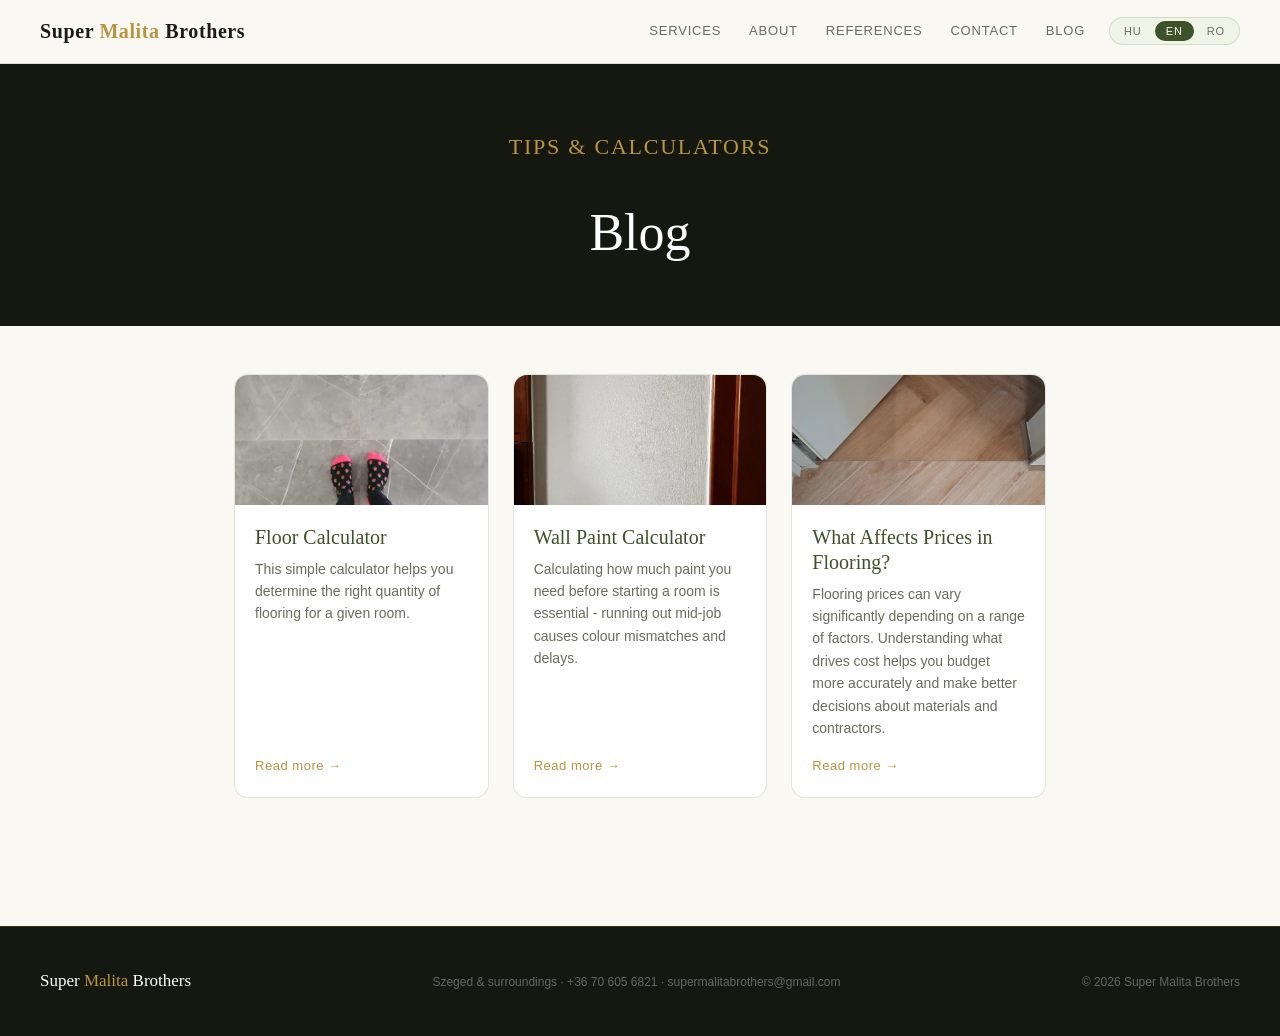
<file: blog.html>
<!DOCTYPE html>
<html lang="en">
<head>
  <meta charset="UTF-8" />
  <link rel="preconnect" href="https://fonts.googleapis.com">
  <link rel="preconnect" href="https://fonts.gstatic.com" crossorigin>
  <link rel="icon" type="image/svg+xml" href="[data-uri]" />
  <meta name="viewport" content="width=device-width, initial-scale=1.0" />
  <title>Blog - Super Malita Brothers</title>
  <meta name="description" content="Tips, calculators and guides from Super Malita Brothers - floor calculator, paint calculator, flooring price guide." />
  <meta property="og:title" content="Blog - Super Malita Brothers" />
  <meta property="og:description" content="Useful calculators and tips for your renovation project." />
  <meta property="og:url" content="https://supermalitabrothers.com/blog.html" />
  <link rel="canonical" href="https://supermalitabrothers.com/blog.html" />
  <link rel="stylesheet" href="css/style.css" />
  <link rel="stylesheet" href="css/blog.css" />
</head>
<body>
<a href="#main-content" class="skip-link">Skip to main content</a>

<!-- NAV -->
<nav class="nav">
  <div class="logo"><a href="index.html" style="text-decoration:none;color:inherit;">Super <span>Malita</span> Brothers</a></div>
  <div class="nav-right">
        <div class="nav-links">
      <a href="index.html#services" data-nav="services"></a>
      <a href="index.html#about" data-nav="about"></a>
      <a href="index.html#references" data-nav="references"></a>
      <a href="contact.html" data-nav="contact"></a>
      <a href="blog.html" data-nav="blog"></a>
    </div>
    <div class="lang-switcher">
      <button class="lang-btn" data-lang="hu" onclick="setLang('hu')">HU</button>
      <button class="lang-btn" data-lang="en" onclick="setLang('en')">EN</button>
      <button class="lang-btn" data-lang="ro" onclick="setLang('ro')">RO</button>
    </div>
  </div>
</nav>

<!-- BLOG HEADER -->
<div class="blog-hero">
  <div class="section-eyebrow blog-eyebrow"></div>
  <h1 class="blog-hero-title"></h1>
</div>

<!-- BLOG POSTS CONTAINER -->
<div class="blog-index" id="blog-index"></div>

<!-- FOOTER -->
<footer>
  <div class="footer-logo">Super <span>Malita</span> Brothers</div>
  <p>Szeged &amp; surroundings &middot; +36 70 605 6821 &middot; supermalitabrothers@gmail.com</p>
  <p>&copy; 2026 Super Malita Brothers</p>
</footer>

<script src="js/translations.js"></script>
<script src="js/blog.js"></script>
<script>
window.renderBlog = function(t) {
  document.querySelectorAll('[data-nav]').forEach(el => el.textContent = t.nav[el.dataset.nav] || '');
  document.querySelector('.blog-eyebrow').textContent = t.blog.eyebrow;
  document.querySelector('.blog-hero-title').textContent = t.blog.title;
  const slugs = ['burkolas-szeged','szobafesto-szeged','burkolasarak-szeged'];
  const readMore = currentLang === 'hu' ? 'Tovább olvasom' : currentLang === 'ro' ? 'Citește mai mult' : 'Read more';
  const idx = document.getElementById('blog-index');
  if (!idx) return;
  idx.innerHTML = t.blog.posts.map((p, i) => `
    <a href="blog/${slugs[i]}.html" class="blog-card">
      <div class="blog-card-img"><img src="images/blog-${i+1}.webp" alt="" style="width:100%;height:100%;object-fit:cover;display:block;" /></div>
      <div class="blog-card-body">
        <h2 class="blog-card-title">${p.title}</h2>
        <p class="blog-card-intro">${p.intro}</p>
        <span class="blog-card-cta">${readMore} &rarr;</span>
      </div>
    </a>`).join('');
};
</script>
</body>
</html>
</file>
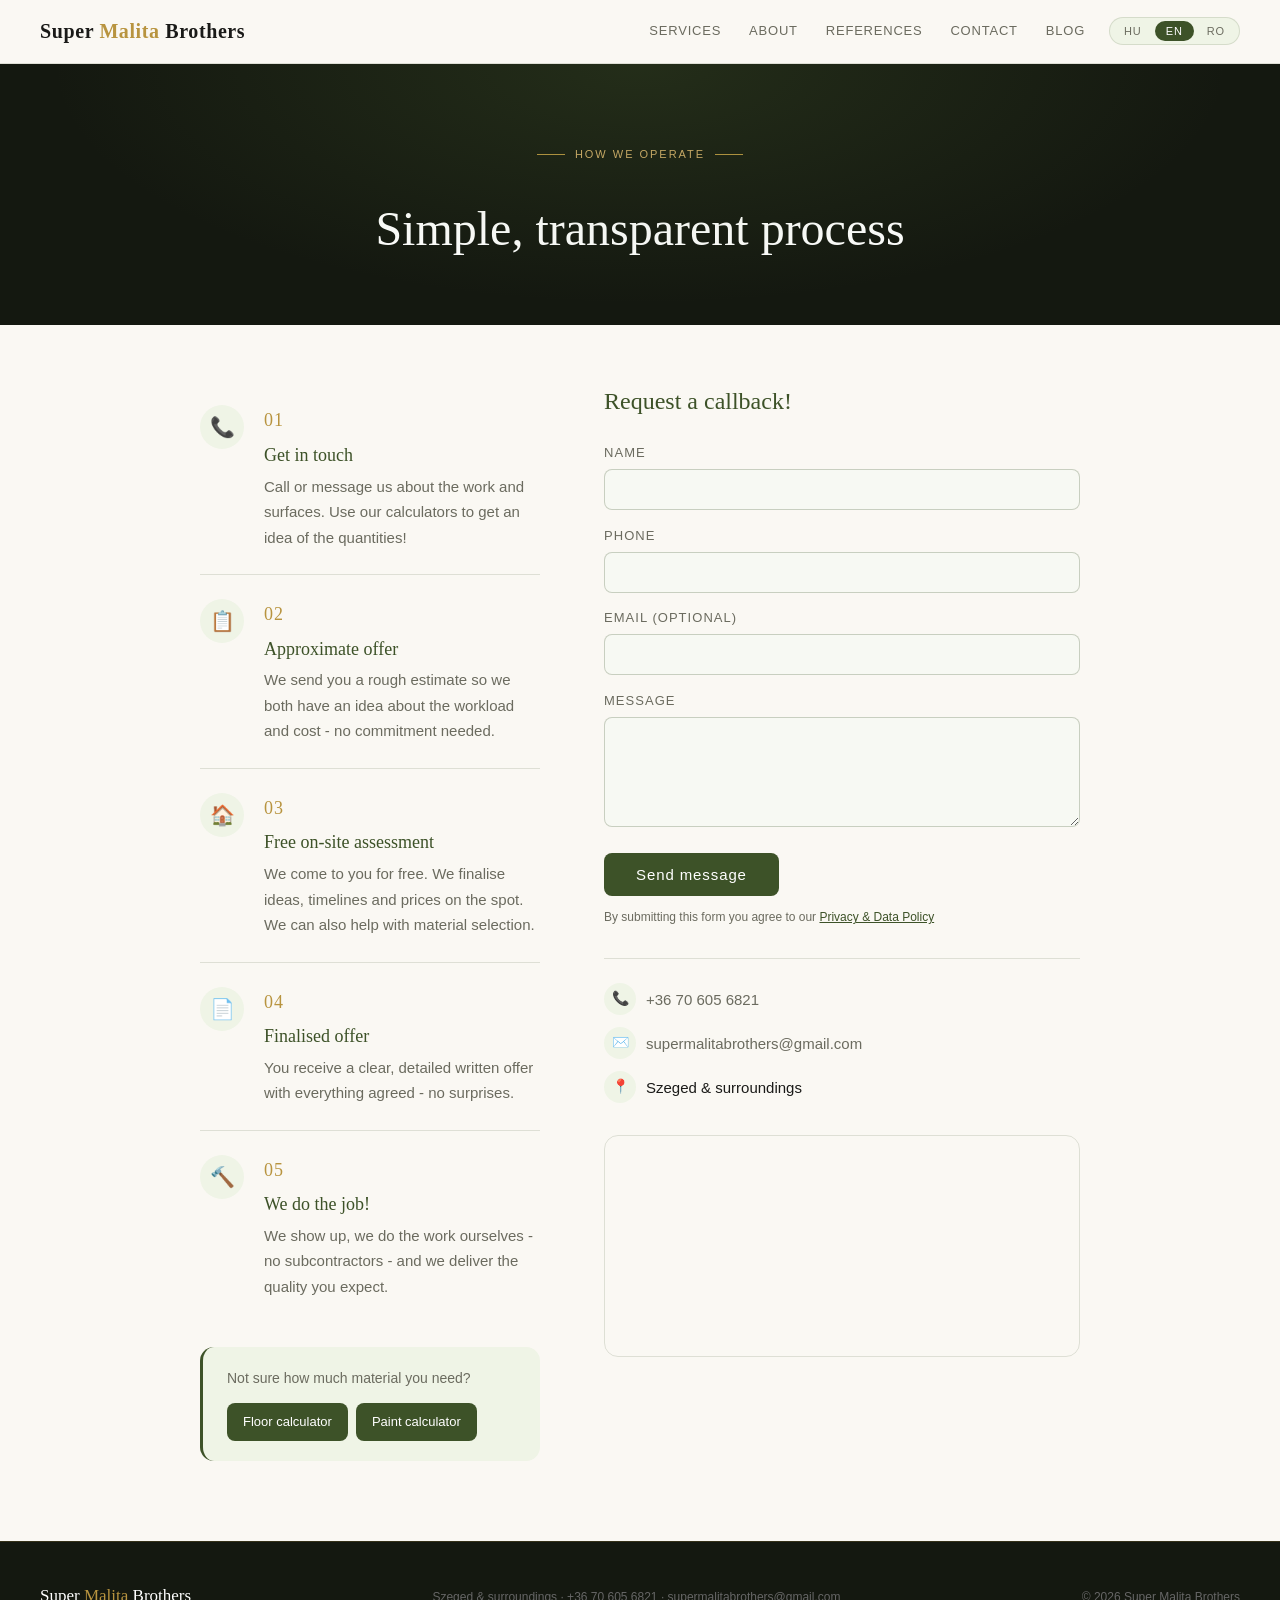
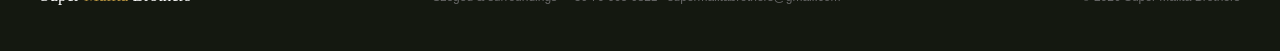
<file: contact.html>
<!DOCTYPE html>
<html lang="en">
<head>
  <meta charset="UTF-8" />
  <link rel="preconnect" href="https://fonts.googleapis.com">
  <link rel="preconnect" href="https://fonts.gstatic.com" crossorigin>
  <link rel="icon" type="image/svg+xml" href="[data-uri]" />
  <meta name="viewport" content="width=device-width, initial-scale=1.0" />
  <title>Contact Us - Super Malita Brothers</title>
  <meta name="description" content="Contact Super Malita Brothers. Free on-site assessment in Szeged. Simple process from first call to finished job." />
  <link rel="canonical" href="https://supermalitabrothers.com/contact.html" />
  <link rel="stylesheet" href="css/style.css" />
  <style>
    .proc-hero{background:var(--dark);color:#fff;padding:4.5rem 2.5rem 3.5rem;text-align:center;position:relative;overflow:hidden}
    .proc-hero::before{content:'';position:absolute;inset:0;background:radial-gradient(ellipse at 50% 0%,rgba(92,122,58,0.22) 0%,transparent 65%);pointer-events:none}
    .proc-eye{display:inline-flex;align-items:center;gap:10px;font-size:11px;letter-spacing:0.18em;text-transform:uppercase;color:var(--gold-light);margin-bottom:1.5rem;font-weight:400}
    .proc-eye::before,.proc-eye::after{content:'';display:block;width:28px;height:0.5px;background:var(--gold)}
    .proc-hero h1{font-family:var(--serif);font-size:clamp(26px,5vw,48px);font-weight:300;color:#fff;margin-bottom:0}
    .proc-body{max-width:960px;margin:0 auto;padding:3.5rem 2.5rem 5rem;display:grid;grid-template-columns:1fr 1.4fr;gap:4rem;align-items:start}
    .proc-steps{display:flex;flex-direction:column;gap:0}
    .proc-step{display:flex;gap:1.25rem;align-items:flex-start;padding:1.5rem 0;border-bottom:0.5px solid var(--border)}
    .proc-step:last-of-type{border-bottom:none}
    .proc-step-icon{font-size:20px;width:44px;height:44px;background:var(--olive-pale);border-radius:50%;display:flex;align-items:center;justify-content:center;flex-shrink:0}
    .proc-step-num{font-size:18px;letter-spacing:0.06em;color:var(--gold);font-weight:500;margin-bottom:4px;font-family:var(--serif)}
    .proc-step h3{font-family:var(--serif);font-size:18px;font-weight:400;color:var(--olive);margin-bottom:3px}
    .proc-step p{font-size:15px;color:var(--text-muted);line-height:1.7}
    .proc-calc-box{margin-top:1.5rem;padding:1.25rem 1.5rem;background:var(--olive-pale);border-radius:var(--radius-lg);border-left:3px solid var(--olive)}
    .proc-calc-box p{font-size:14px;color:var(--text-muted);margin-bottom:0.75rem}
    .proc-calc-links{display:flex;gap:8px;flex-wrap:wrap}
    .proc-calc-link{background:var(--olive);color:#fff;text-decoration:none;padding:8px 16px;border-radius:var(--radius);font-size:13px;font-family:var(--sans);transition:background 0.2s;display:inline-block}
    .proc-calc-link:hover{background:var(--olive-mid)}
    .proc-form-col h2{font-family:var(--serif);font-size:24px;font-weight:400;color:var(--olive);margin-bottom:1.25rem}
    .proc-form .form-group{margin-bottom:0.9rem}
    .proc-form .form-group label{display:block;font-size:13px;text-transform:uppercase;letter-spacing:0.08em;color:var(--text-muted);margin-bottom:5px;font-weight:400}
    .proc-form input,.proc-form textarea{width:100%;padding:11px 14px;border:0.5px solid rgba(61,82,40,0.25);border-radius:var(--radius);background:var(--olive-mist);color:var(--text);font-size:15px;font-family:var(--sans);font-weight:300}
    .proc-form input:focus,.proc-form textarea:focus{outline:none;border-color:var(--olive-mid)}
    .proc-form textarea{min-height:110px;resize:vertical}
    .proc-form .btn-submit{margin-top:0.25rem}
    .proc-sent{display:none;color:var(--olive);font-size:15px;margin-top:0.75rem;font-family:var(--sans)}
    .proc-contact-details{margin-bottom:2rem}
    .proc-map-wrap{border-radius:var(--radius-lg);overflow:hidden;border:0.5px solid var(--border);margin-top:1.25rem}
    .proc-map-wrap iframe{width:100%;height:220px;border:none;display:block}
    @media(max-width:720px){
      .proc-body{grid-template-columns:1fr;gap:2.5rem;padding:2.5rem 1.25rem 4rem}
      .proc-hero{padding:3.5rem 1.25rem 3rem}
    }
  </style>
</head>
<body>
<a href="#main-content" class="skip-link">Skip to main content</a>

<nav class="nav">
  <div class="logo"><a href="index.html" style="text-decoration:none;color:inherit;">Super <span>Malita</span> Brothers</a></div>
  <div class="nav-right">
        <div class="nav-links">
      <a href="index.html#services" data-nav="services"></a>
      <a href="index.html#about" data-nav="about"></a>
      <a href="index.html#references" data-nav="references"></a>
      <a href="contact.html" data-nav="contact"></a>
      <a href="blog.html" data-nav="blog"></a>
    </div>
    <div class="lang-switcher">
      <button class="lang-btn" data-lang="hu" onclick="setLang('hu')">HU</button>
      <button class="lang-btn" data-lang="en" onclick="setLang('en')">EN</button>
      <button class="lang-btn" data-lang="ro" onclick="setLang('ro')">RO</button>
    </div>
  </div>
</nav>

<div class="proc-hero">
  <div class="proc-eye" id="proc-eye"></div>
  <h1 id="proc-title"></h1>
</div>

<div class="proc-body">
  <!-- Left: process steps + calculator links -->
  <div class="proc-left">
    <div class="proc-steps" id="proc-steps"></div>
    <div class="proc-calc-box">
      <p id="proc-calc-prompt"></p>
      <div class="proc-calc-links" id="proc-calc-links"></div>
    </div>
  </div>

  <!-- Right: form title + form + contact details + map -->
  <div class="proc-form-col">
    <h2 id="proc-form-title">Request a callback!</h2>
    <div class="proc-form">
      <div class="form-group"><label class="fl-name"></label><input type="text" id="f-name" /></div>
      <div class="form-group"><label class="fl-phone"></label><input type="text" id="f-phone" /></div>
      <div class="form-group"><label class="fl-email"></label><input type="email" id="f-email" /></div>
      <div class="form-group"><label class="fl-msg"></label><textarea id="f-msg"></textarea></div>
      <button class="btn-submit fl-send" onclick="submitForm()"></button>
      <p class="proc-terms" id="proc-terms-line" style="font-size:12px;color:var(--text-muted);margin-top:0.75rem;line-height:1.5;"><span class="fl-terms-text"></span> <a class="fl-terms-link" href="privacy.html" style="color:var(--olive);"></a></p>
    </div>
    <!-- Contact details + map below form -->
    <div class="proc-contact-details" style="margin-top:2rem;padding-top:1.5rem;border-top:0.5px solid var(--border);">
      <div class="contact-detail"><div class="contact-icon">&#128222;</div><div><a class="contact-phone" href="tel:+36706056821" style="color:inherit;text-decoration:none;"></a></div></div>
      <div class="contact-detail"><div class="contact-icon">&#9993;&#65039;</div><div><a class="contact-email" href="mailto:supermalitabrothers@gmail.com" style="color:inherit;text-decoration:none;"></a></div></div>
      <div class="contact-detail"><div class="contact-icon">&#128205;</div><div><strong class="contact-location"></strong></div></div>
    </div>
    <div class="proc-map-wrap">
      <iframe src="https://www.google.com/maps/embed?pb=!1m14!1m12!1m3!1d190000!2d20.1486!3d46.253!2m3!1f0!2f0!3f0!3m2!1i1024!2i768!4f13.1!5e0!3m2!1sen!2shu!4v1" allowfullscreen="" loading="lazy" referrerpolicy="no-referrer-when-downgrade" title="Szeged service area"></iframe>
    </div>
  </div>
</div>

<footer>
  <div class="footer-logo">Super <span>Malita</span> Brothers</div>
  <p>Szeged &amp; surroundings &middot; +36 70 605 6821 &middot; supermalitabrothers@gmail.com</p>
  <p>&copy; 2026 Super Malita Brothers</p>
</footer>

<script src="js/translations.js"></script>
<script>
let currentLang = 'en';
function detectLang() {
  try { var saved = localStorage.getItem('smb_lang'); if (saved && ['en','hu','ro'].includes(saved)) return saved; } catch(e) {}
  const langs = navigator.languages || [navigator.language || 'en'];
  for (const l of langs) { const c = l.slice(0,2).toLowerCase(); if(c==='hu') return 'hu'; if(c==='ro') return 'ro'; }
  return 'en';
}
function setLang(lang) {
  currentLang = lang;
  try { localStorage.setItem('smb_lang', lang); } catch(e) {}
  document.querySelectorAll('.lang-btn').forEach(b => b.classList.toggle('active', b.dataset.lang === lang));
  document.querySelectorAll('[data-nav]').forEach(el => el.textContent = translations[lang].nav[el.dataset.nav] || '');
  const t = translations[lang];
  const op = t.operate;
  const ct = t.contact;
  // Hero
  document.getElementById('proc-eye').textContent = op.eyebrow;
  document.getElementById('proc-title').textContent = op.title;
  // Steps
  document.getElementById('proc-steps').innerHTML = op.steps.map((s,i) => `
    <div class="proc-step">
      <div class="proc-step-icon">${s.icon}</div>
      <div>
        <div class="proc-step-num">0${i+1}</div>
        <h3>${s.title}</h3>
        <p>${s.text}</p>
      </div>
    </div>`).join('');
  // Calculator links
  document.getElementById('proc-calc-prompt').textContent = op.calculatorPrompt;
  document.getElementById('proc-calc-links').innerHTML =
    op.calcLinks.map(l => `<a href="${l.href}" class="proc-calc-link">${l.label}</a>`).join('');
  // Contact details
  const phEl = document.querySelector('.contact-phone');
  if (phEl) { phEl.textContent = ct.phone; phEl.href = 'tel:' + ct.phone.replace(/\s/g, ''); }
  const emEl = document.querySelector('.contact-email');
  if (emEl) { emEl.textContent = ct.email; emEl.href = 'mailto:' + ct.email; }
  document.querySelector('.contact-location').textContent = ct.location;
  // Form
  const eyebrowParts = ct.eyebrow.split('\n');
  document.getElementById('proc-form-title').textContent = currentLang === 'hu' ? 'Visszahívást kérek!' : currentLang === 'ro' ? 'Solicit un apel!' : 'Request a callback!';
  document.querySelector('.fl-name').textContent = ct.fields.name;
  document.querySelector('.fl-phone').textContent = ct.fields.phone;
  document.querySelector('.fl-email').textContent = ct.fields.email;
  document.querySelector('.fl-msg').textContent = ct.fields.message;
  document.querySelector('.fl-send').textContent = ct.fields.send;
  const termsText = document.querySelector('.fl-terms-text');
  const termsLink = document.querySelector('.fl-terms-link');
  if (termsText && ct.fields.termsText) termsText.textContent = ct.fields.termsText;
  if (termsLink && ct.fields.termsLink) { termsLink.textContent = ct.fields.termsLink; termsLink.href = ct.fields.termsUrl || 'privacy.html'; }
}

function dismissForm() {
  document.getElementById('sent-modal').style.display = 'none';
}
function submitForm() {
  const name = document.getElementById('f-name').value.trim();
  if (!name) return;
  const data = new FormData();
  data.append('entry.1806748632', name);
  data.append('entry.73121990', document.getElementById('f-phone').value);
  data.append('entry.1419449292', document.getElementById('f-email').value);
  data.append('entry.313127878', document.getElementById('f-msg').value);
  data.append('entry.1240408592', currentLang);
  fetch('https://docs.google.com/forms/d/e/1FAIpQLSeGVlesIFUm-uIUY6xcyr6ORgWLeWA-ishxgBcZnhYBYRg2ow/formResponse', {
    method: 'POST', mode: 'no-cors', body: data
  }).catch(function(e) { console.error('Form submit error:', e); });
  ['f-name','f-phone','f-email','f-msg'].forEach(id => { const el = document.getElementById(id); if(el) el.value=''; });
  document.getElementById('sent-modal').style.display = 'flex';
}

document.addEventListener('DOMContentLoaded', () => setLang(detectLang()));
</script>

<div id="sent-modal" style="display:none;position:fixed;inset:0;background:rgba(0,0,0,0.45);z-index:9999;align-items:center;justify-content:center;">
  <div style="background:#fff;border-radius:var(--radius-lg);padding:2rem 2.5rem;max-width:340px;width:90%;text-align:center;box-shadow:0 8px 32px rgba(0,0,0,0.18);">
    <p style="font-family:var(--serif);font-size:20px;color:var(--olive);font-weight:300;margin-bottom:0.3rem;">Message sent.</p>
    <p style="font-family:var(--serif);font-size:20px;color:var(--olive);font-weight:300;margin-bottom:0.3rem;">Üzenet elküldve.</p>
    <p style="font-family:var(--serif);font-size:20px;color:var(--olive);font-weight:300;margin-bottom:1.75rem;">Mesaj trimis.</p>
    <button onclick="dismissForm()" style="background:var(--olive);color:#fff;border:none;padding:10px 40px;border-radius:var(--radius);font-size:15px;font-family:var(--sans);cursor:pointer;letter-spacing:0.05em;">OK</button>
  </div>
</div>
</body>
</html>
</file>
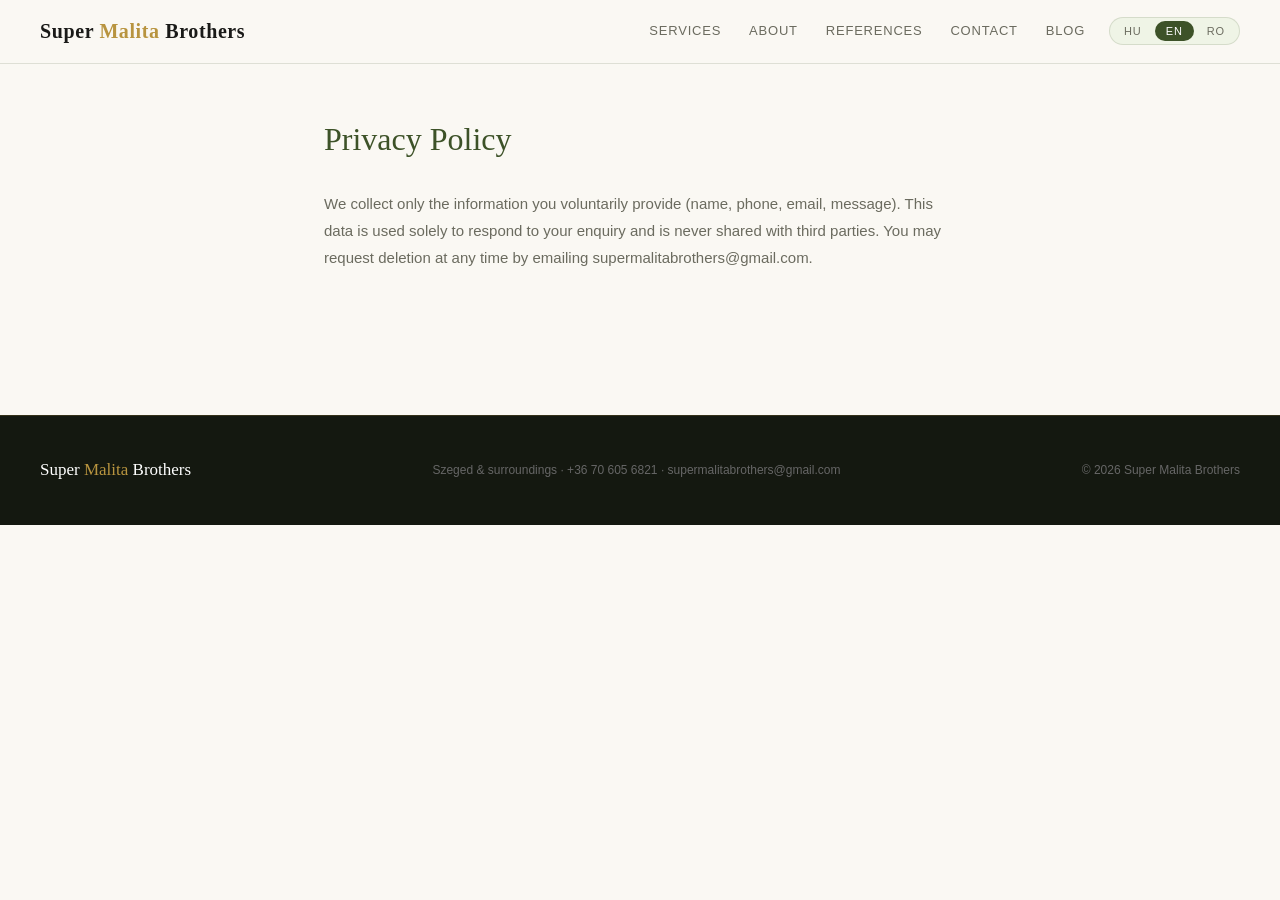
<file: privacy.html>
<!DOCTYPE html>
<html lang="en">
<head>
  <meta charset="UTF-8" />
  <link rel="preconnect" href="https://fonts.googleapis.com">
  <link rel="preconnect" href="https://fonts.gstatic.com" crossorigin>
  <link rel="icon" type="image/svg+xml" href="[data-uri]" />
  <meta name="viewport" content="width=device-width, initial-scale=1.0" />
  <title>Privacy Policy - Super Malita Brothers</title>
  <link rel="stylesheet" href="css/style.css" />
  <style>
    .priv-body{max-width:680px;margin:3rem auto;padding:0 1.5rem 5rem}
    .priv-body h1{font-family:var(--serif);font-size:32px;font-weight:400;color:var(--olive);margin-bottom:1.5rem}
    .priv-body p{font-size:15px;color:var(--text-muted);line-height:1.8;margin-bottom:1rem}
  </style>
</head>
<body>
<nav class="nav">
  <div class="logo"><a href="index.html" style="text-decoration:none;color:inherit;">Super <span>Malita</span> Brothers</a></div>
  <div class="nav-right">
        <div class="nav-links">
      <a href="index.html#services" data-nav="services"></a>
      <a href="index.html#about" data-nav="about"></a>
      <a href="index.html#references" data-nav="references"></a>
      <a href="contact.html" data-nav="contact"></a>
      <a href="blog.html" data-nav="blog"></a>
    </div>
    <div class="lang-switcher">
      <button class="lang-btn" data-lang="hu" onclick="setLang('hu')">HU</button>
      <button class="lang-btn" data-lang="en" onclick="setLang('en')">EN</button>
      <button class="lang-btn" data-lang="ro" onclick="setLang('ro')">RO</button>
    </div>
  </div>
</nav>
<div class="priv-body" id="priv-body">
  <h1 id="priv-title">Privacy Policy</h1>
  <p id="priv-text"></p>
</div>
<footer>
  <div class="footer-logo"><a href="index.html" style="text-decoration:none;color:inherit;">Super <span>Malita</span> Brothers</a></div>
  <p>Szeged &amp; surroundings &middot; +36 70 605 6821 &middot; supermalitabrothers@gmail.com</p>
  <p>&copy; 2026 Super Malita Brothers</p>
</footer>
<script src="js/translations.js"></script>
<script>
let currentLang = 'en';
function detectLang() {
  try { var saved = localStorage.getItem('smb_lang'); if (saved && ['en','hu','ro'].includes(saved)) return saved; } catch(e) {}
  const langs = navigator.languages || [navigator.language || 'en'];
  for (const l of langs) { const c = l.slice(0,2).toLowerCase(); if(c==='hu') return 'hu'; if(c==='ro') return 'ro'; }
  return 'en';
}
function setLang(lang) {
  currentLang = lang;
  try { localStorage.setItem('smb_lang', lang); } catch(e) {}
  document.querySelectorAll('.lang-btn').forEach(b => b.classList.toggle('active', b.dataset.lang === lang));
  document.querySelectorAll('[data-nav]').forEach(el => el.textContent = translations[lang].nav[el.dataset.nav] || '');
  const t = translations[lang];
  if (t && t.privacy) {
    document.getElementById('priv-title').textContent = t.privacy.title;
    document.getElementById('priv-text').textContent = t.privacy.body;
  }
}
document.addEventListener('DOMContentLoaded', () => setLang(detectLang()));
</script>
</body>
</html>
</file>
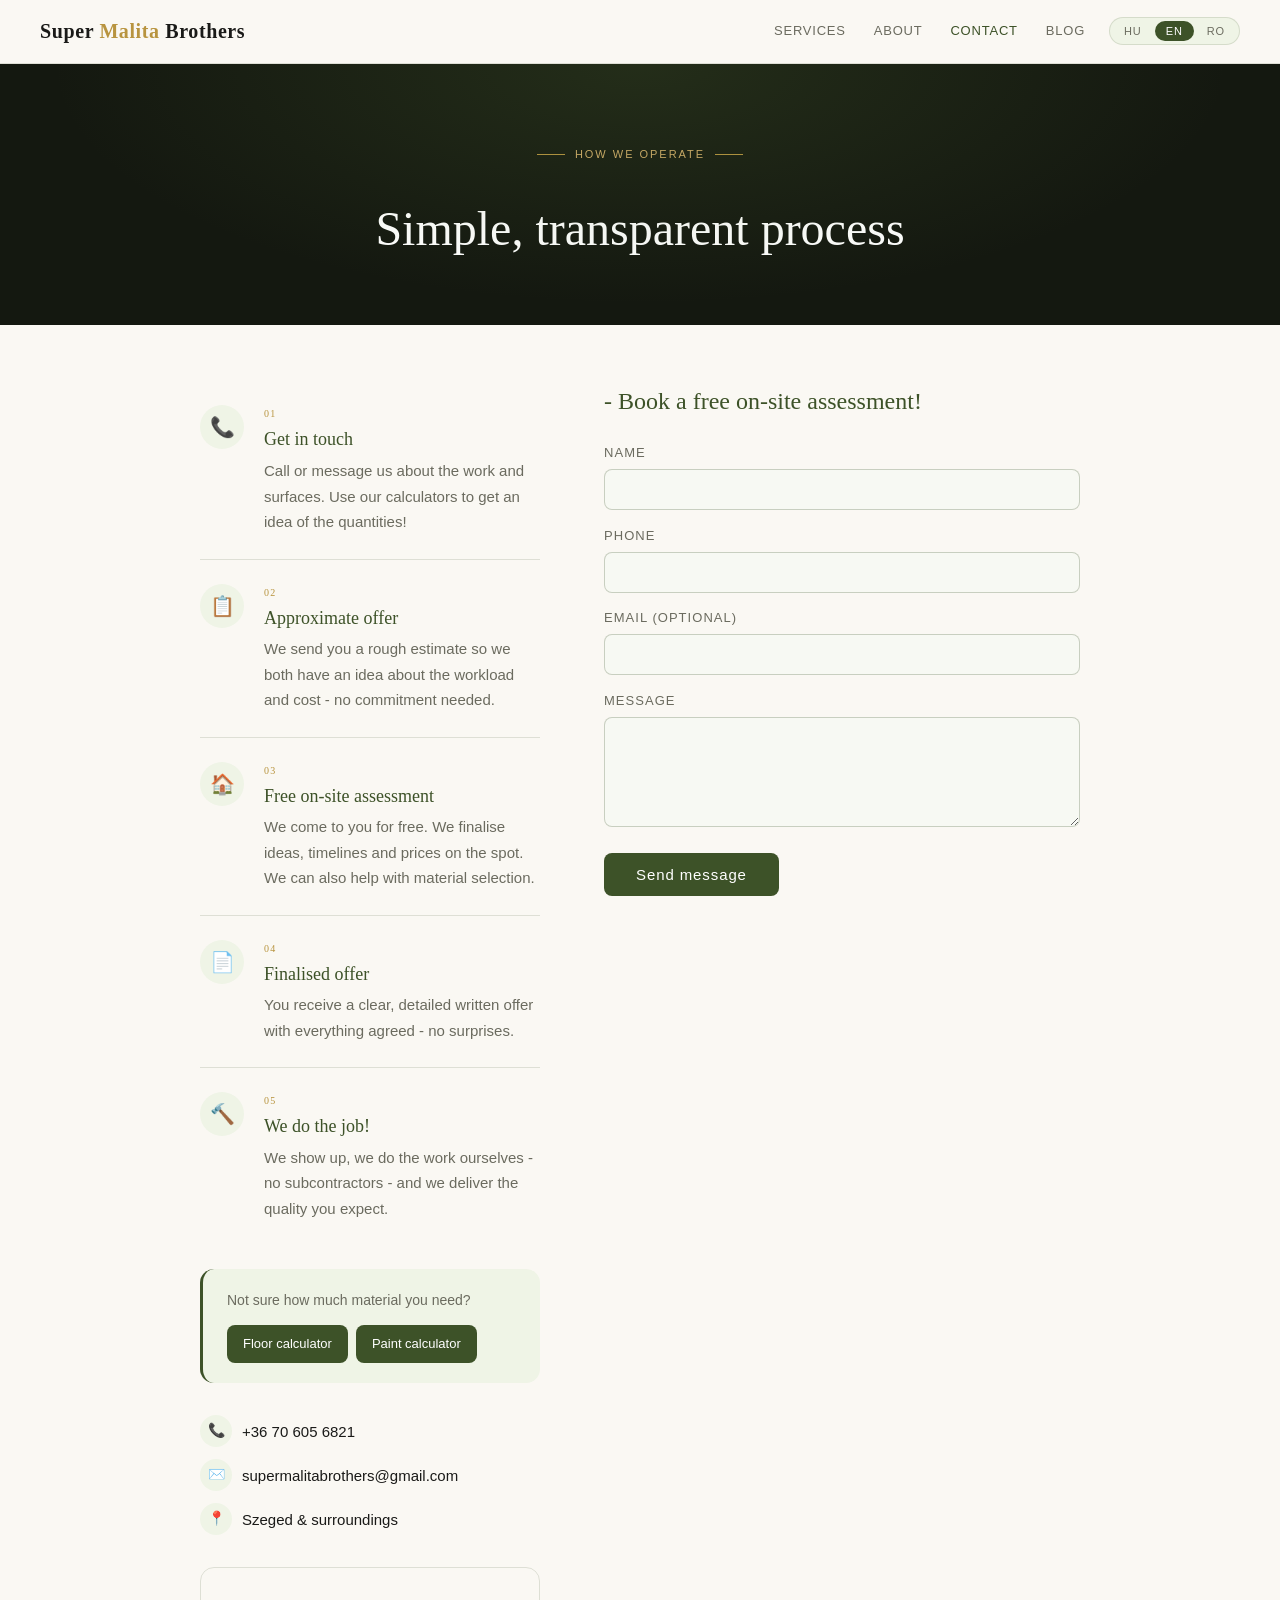
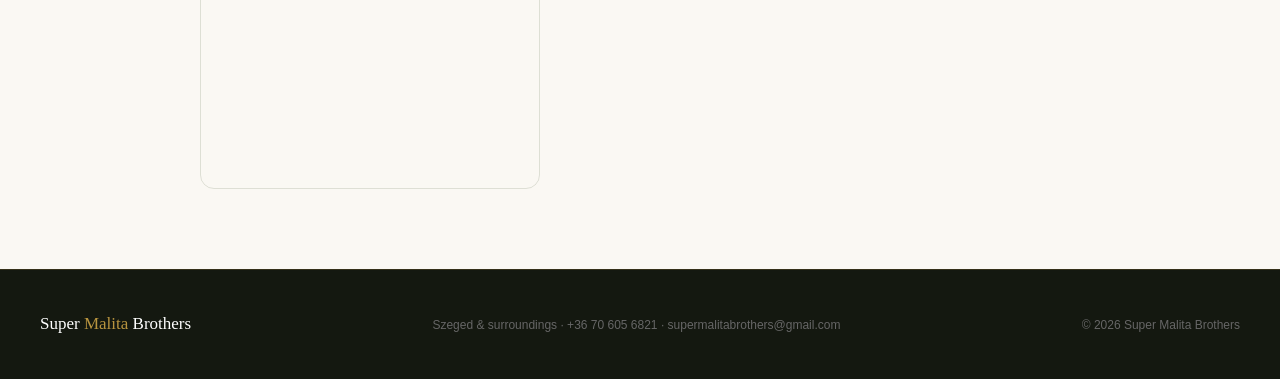
<file: process.html>
<!DOCTYPE html>
<html lang="en">
<head>
  <meta charset="UTF-8" />
  <meta name="viewport" content="width=device-width, initial-scale=1.0" />
  <title>Contact Us - Super Malita Brothers</title>
  <meta name="description" content="Contact Super Malita Brothers. Free on-site assessment in Szeged. Simple process from first call to finished job." />
  <link rel="canonical" href="https://supermalitabrothers.com/process.html" />
  <link rel="stylesheet" href="css/style.css" />
  <style>
    .proc-hero{background:var(--dark);color:#fff;padding:4.5rem 2.5rem 3.5rem;text-align:center;position:relative;overflow:hidden}
    .proc-hero::before{content:'';position:absolute;inset:0;background:radial-gradient(ellipse at 50% 0%,rgba(92,122,58,0.22) 0%,transparent 65%);pointer-events:none}
    .proc-eye{display:inline-flex;align-items:center;gap:10px;font-size:11px;letter-spacing:0.18em;text-transform:uppercase;color:var(--gold-light);margin-bottom:1.5rem;font-weight:400}
    .proc-eye::before,.proc-eye::after{content:'';display:block;width:28px;height:0.5px;background:var(--gold)}
    .proc-hero h1{font-family:var(--serif);font-size:clamp(26px,5vw,48px);font-weight:300;color:#fff;margin-bottom:0}
    .proc-body{max-width:960px;margin:0 auto;padding:3.5rem 2.5rem 5rem;display:grid;grid-template-columns:1fr 1.4fr;gap:4rem;align-items:start}
    .proc-steps{display:flex;flex-direction:column;gap:0}
    .proc-step{display:flex;gap:1.25rem;align-items:flex-start;padding:1.5rem 0;border-bottom:0.5px solid var(--border)}
    .proc-step:last-of-type{border-bottom:none}
    .proc-step-icon{font-size:20px;width:44px;height:44px;background:var(--olive-pale);border-radius:50%;display:flex;align-items:center;justify-content:center;flex-shrink:0}
    .proc-step-num{font-size:10px;letter-spacing:0.12em;color:var(--gold);text-transform:uppercase;margin-bottom:2px;font-family:var(--serif)}
    .proc-step h3{font-family:var(--serif);font-size:18px;font-weight:400;color:var(--olive);margin-bottom:3px}
    .proc-step p{font-size:15px;color:var(--text-muted);line-height:1.7}
    .proc-calc-box{margin-top:1.5rem;padding:1.25rem 1.5rem;background:var(--olive-pale);border-radius:var(--radius-lg);border-left:3px solid var(--olive)}
    .proc-calc-box p{font-size:14px;color:var(--text-muted);margin-bottom:0.75rem}
    .proc-calc-links{display:flex;gap:8px;flex-wrap:wrap}
    .proc-calc-link{background:var(--olive);color:#fff;text-decoration:none;padding:8px 16px;border-radius:var(--radius);font-size:13px;font-family:var(--sans);transition:background 0.2s;display:inline-block}
    .proc-calc-link:hover{background:var(--olive-mid)}
    .proc-form-col h2{font-family:var(--serif);font-size:24px;font-weight:400;color:var(--olive);margin-bottom:1.25rem}
    .proc-form .form-group{margin-bottom:0.9rem}
    .proc-form .form-group label{display:block;font-size:13px;text-transform:uppercase;letter-spacing:0.08em;color:var(--text-muted);margin-bottom:5px;font-weight:400}
    .proc-form input,.proc-form textarea{width:100%;padding:11px 14px;border:0.5px solid rgba(61,82,40,0.25);border-radius:var(--radius);background:var(--olive-mist);color:var(--text);font-size:15px;font-family:var(--sans);font-weight:300}
    .proc-form input:focus,.proc-form textarea:focus{outline:none;border-color:var(--olive-mid)}
    .proc-form textarea{min-height:110px;resize:vertical}
    .proc-form .btn-submit{margin-top:0.25rem}
    .proc-sent{display:none;color:var(--olive);font-size:15px;margin-top:0.75rem;font-family:var(--sans)}
    .proc-contact-details{margin-bottom:2rem}
    .proc-map-wrap{border-radius:var(--radius-lg);overflow:hidden;border:0.5px solid var(--border);margin-top:1.25rem}
    .proc-map-wrap iframe{width:100%;height:220px;border:none;display:block}
    @media(max-width:720px){
      .proc-body{grid-template-columns:1fr;gap:2.5rem;padding:2.5rem 1.25rem 4rem}
      .proc-hero{padding:3.5rem 1.25rem 3rem}
    }
  </style>
</head>
<body>
<a href="#main-content" class="skip-link">Skip to main content</a>

<nav class="nav" role="navigation">
  <div class="logo"><a href="index.html" style="text-decoration:none;color:inherit;">Super <span>Malita</span> Brothers</a></div>
  <div class="nav-right">
    <div class="nav-links">
      <a href="index.html#services" data-nav="services"></a>
      <a href="index.html#about" data-nav="about"></a>
      <a href="process.html" data-nav="contact" style="color:var(--olive);font-weight:500;"></a>
      <a href="blog.html" data-nav="blog"></a>
    </div>
    <div class="lang-switcher">
      <button class="lang-btn" data-lang="hu" onclick="setLang('hu')">HU</button>
      <button class="lang-btn" data-lang="en" onclick="setLang('en')">EN</button>
      <button class="lang-btn" data-lang="ro" onclick="setLang('ro')">RO</button>
    </div>
  </div>
</nav>

<div class="proc-hero">
  <div class="proc-eye" id="proc-eye"></div>
  <h1 id="proc-title"></h1>
</div>

<div class="proc-body">
  <!-- Left: process steps + calculator links + contact details + map -->
  <div class="proc-left">
    <div class="proc-steps" id="proc-steps"></div>
    <div class="proc-calc-box">
      <p id="proc-calc-prompt"></p>
      <div class="proc-calc-links" id="proc-calc-links"></div>
    </div>
    <div class="proc-contact-details" style="margin-top:2rem">
      <div class="contact-detail"><div class="contact-icon">&#128222;</div><div><strong class="contact-phone"></strong></div></div>
      <div class="contact-detail"><div class="contact-icon">&#9993;&#65039;</div><div><strong class="contact-email"></strong></div></div>
      <div class="contact-detail"><div class="contact-icon">&#128205;</div><div><strong class="contact-location"></strong></div></div>
    </div>
    <div class="proc-map-wrap">
      <iframe src="https://www.google.com/maps/embed?pb=!1m14!1m12!1m3!1d190000!2d20.1486!3d46.253!2m3!1f0!2f0!3f0!3m2!1i1024!2i768!4f13.1!5e0!3m2!1sen!2shu!4v1" allowfullscreen="" loading="lazy" referrerpolicy="no-referrer-when-downgrade" title="Szeged service area"></iframe>
    </div>
  </div>

  <!-- Right: contact form -->
  <div class="proc-form-col">
    <h2 id="proc-form-title"></h2>
    <div class="proc-form">
      <div class="form-group"><label class="fl-name"></label><input type="text" id="f-name" /></div>
      <div class="form-group"><label class="fl-phone"></label><input type="text" id="f-phone" /></div>
      <div class="form-group"><label class="fl-email"></label><input type="email" id="f-email" /></div>
      <div class="form-group"><label class="fl-msg"></label><textarea id="f-msg"></textarea></div>
      <button class="btn-submit fl-send" onclick="submitForm()"></button>
      <div class="proc-sent" id="f-sent"></div>
      <p class="proc-terms" id="proc-terms-line" style="font-size:12px;color:var(--text-muted);margin-top:0.75rem;line-height:1.5;"></p>
    </div>
  </div>
</div>

<footer>
  <div class="footer-logo">Super <span>Malita</span> Brothers</div>
  <p>Szeged &amp; surroundings &middot; +36 70 605 6821 &middot; supermalitabrothers@gmail.com</p>
  <p>&copy; 2026 Super Malita Brothers</p>
</footer>

<script src="js/translations.js"></script>
<script>
let currentLang = 'en';
function detectLang() {
  const langs = navigator.languages || [navigator.language || 'en'];
  for (const l of langs) { const c = l.slice(0,2).toLowerCase(); if(c==='hu') return 'hu'; if(c==='ro') return 'ro'; }
  return 'en';
}
function setLang(lang) {
  currentLang = lang;
  document.querySelectorAll('.lang-btn').forEach(b => b.classList.toggle('active', b.dataset.lang === lang));
  document.querySelectorAll('[data-nav]').forEach(el => el.textContent = translations[lang].nav[el.dataset.nav] || '');
  const t = translations[lang];
  const op = t.operate;
  const ct = t.contact;
  // Hero
  document.getElementById('proc-eye').textContent = op.eyebrow;
  document.getElementById('proc-title').textContent = op.title;
  // Steps
  document.getElementById('proc-steps').innerHTML = op.steps.map((s,i) => `
    <div class="proc-step">
      <div class="proc-step-icon">${s.icon}</div>
      <div>
        <div class="proc-step-num">0${i+1}</div>
        <h3>${s.title}</h3>
        <p>${s.text}</p>
      </div>
    </div>`).join('');
  // Calculator links
  document.getElementById('proc-calc-prompt').textContent = op.calculatorPrompt;
  document.getElementById('proc-calc-links').innerHTML =
    op.calcLinks.map(l => `<a href="${l.href}" class="proc-calc-link">${l.label}</a>`).join('');
  // Contact details
  document.querySelector('.contact-phone').textContent = ct.phone;
  document.querySelector('.contact-email').textContent = ct.email;
  document.querySelector('.contact-location').textContent = ct.location;
  // Form
  const eyebrowParts = ct.eyebrow.split('\n');
  document.getElementById('proc-form-title').textContent = eyebrowParts[1] || eyebrowParts[0];
  document.querySelector('.fl-name').textContent = ct.fields.name;
  document.querySelector('.fl-phone').textContent = ct.fields.phone;
  document.querySelector('.fl-email').textContent = ct.fields.email;
  document.querySelector('.fl-msg').textContent = ct.fields.message;
  document.querySelector('.fl-send').textContent = ct.fields.send;
  document.getElementById('f-sent').textContent = ct.fields.sent;
  const termsText = document.querySelector('.fl-terms-text');
  const termsLink = document.querySelector('.fl-terms-link');
  if (termsText && ct.fields.termsText) termsText.textContent = ct.fields.termsText;
  if (termsLink && ct.fields.termsLink) { termsLink.textContent = ct.fields.termsLink; termsLink.href = ct.fields.termsUrl || 'privacy.html'; }
}

function submitForm() {
  const name = document.getElementById('f-name').value.trim();
  if (!name) return;
  const data = new FormData();
  data.append('entry.1806748632', name);
  data.append('entry.73121990', document.getElementById('f-phone').value);
  data.append('entry.1419449292', document.getElementById('f-email').value);
  data.append('entry.313127878', document.getElementById('f-msg').value);
  fetch('https://docs.google.com/forms/d/e/1FAIpQLSeGVlesIFUm-uIUY6xcyr6ORgWLeWA-ishxgBcZnhYBYRg2ow/formResponse', {
    method: 'POST', mode: 'no-cors', body: data
  }).catch(function(e) { console.error('Form submit error:', e); });
  document.getElementById('f-sent').style.display = 'block';
  ['f-name','f-phone','f-email','f-msg'].forEach(id => { const el = document.getElementById(id); if(el) el.value=''; });
}

document.addEventListener('DOMContentLoaded', () => setLang(detectLang()));
</script>
</body>
</html>
</file>
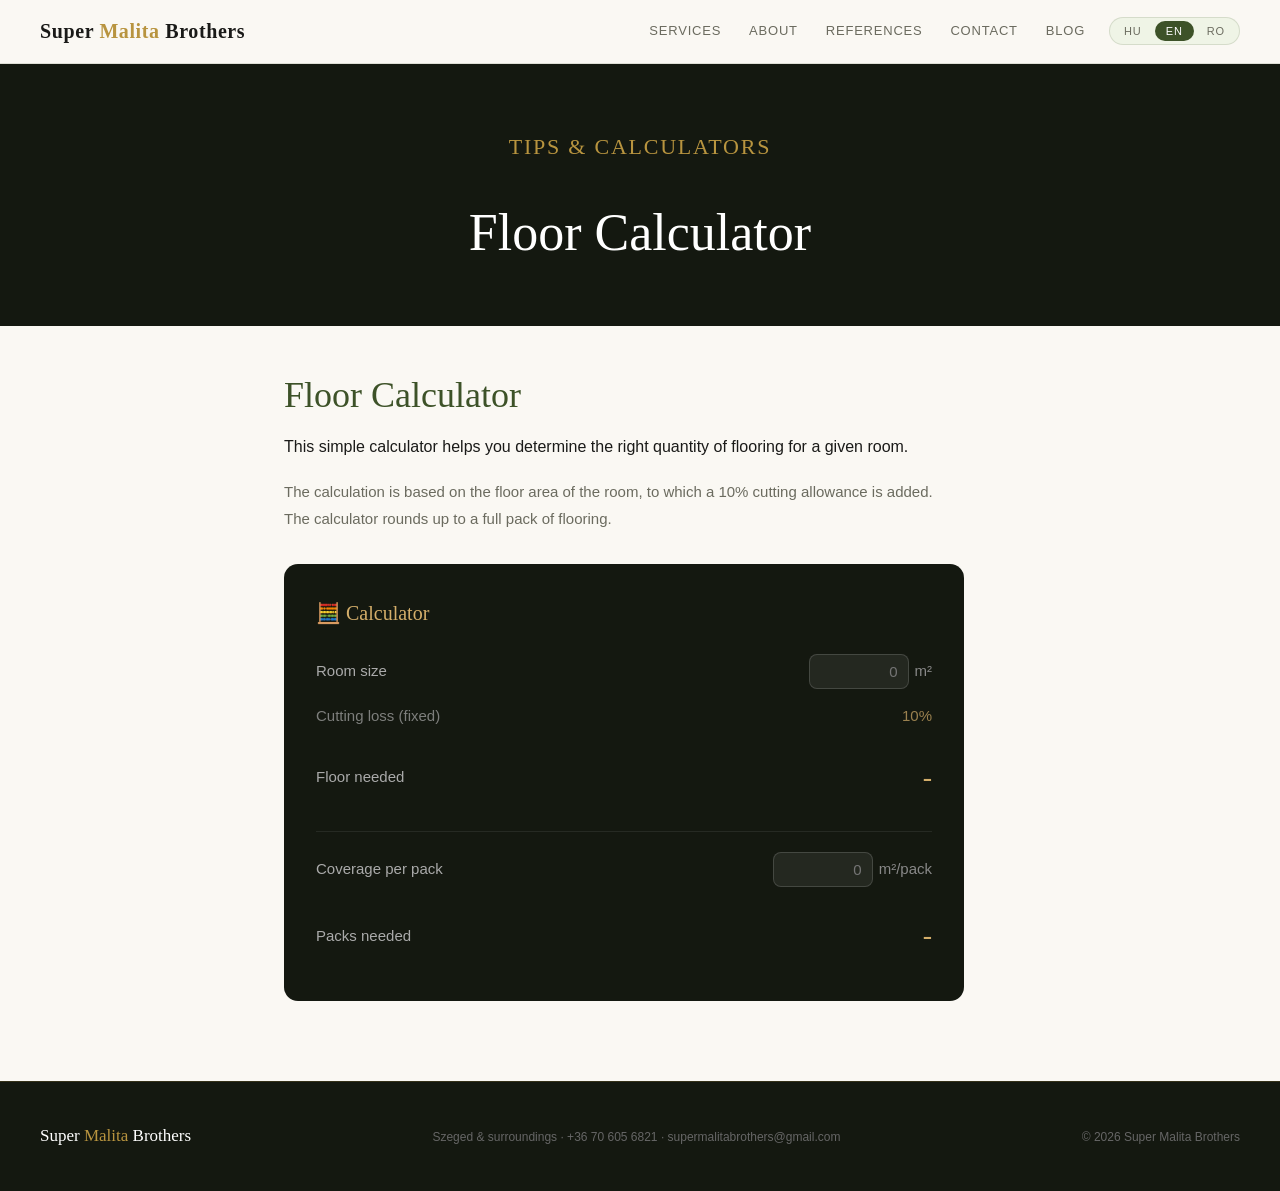
<file: blog/burkolas-szeged.html>
<!DOCTYPE html>
<html lang="en">
<head>
  <meta charset="UTF-8" />
  <link rel="preconnect" href="https://fonts.googleapis.com">
  <link rel="preconnect" href="https://fonts.gstatic.com" crossorigin>
  <link rel="icon" type="image/svg+xml" href="[data-uri]" />
  <meta name="viewport" content="width=device-width, initial-scale=1.0" />
  <title>Padlókalkulátor - Burkolás Szeged - Super Malita Brothers Szeged</title>
  <meta name="description" content="Calculate how much flooring you need. Free tool from Super Malita Brothers, Szeged." />
  <link rel="canonical" href="https://supermalitabrothers.com/blog/burkolas-szeged.html" />
  <link rel="stylesheet" href="../css/style.css" />
  <link rel="stylesheet" href="../css/blog.css" />
</head>
<body>
<nav class="nav">
  <div class="logo"><a href="../index.html" style="text-decoration:none;color:inherit;">Super <span>Malita</span> Brothers</a></div>
  <div class="nav-right">
        <div class="nav-links">
      <a href="../index.html#services" data-nav="services"></a>
      <a href="../index.html#about" data-nav="about"></a>
      <a href="../index.html#references" data-nav="references"></a>
      <a href="../contact.html" data-nav="contact"></a>
      <a href="../blog.html" data-nav="blog"></a>
    </div>
    <div class="lang-switcher">
      <button class="lang-btn" data-lang="hu" onclick="setLang('hu')">HU</button>
      <button class="lang-btn" data-lang="en" onclick="setLang('en')">EN</button>
      <button class="lang-btn" data-lang="ro" onclick="setLang('ro')">RO</button>
    </div>
  </div>
</nav>
<main id="main-content">
  <div class="blog-hero">
    <div class="section-eyebrow blog-eyebrow"></div>
    <h1 class="blog-hero-title" id="post-title"></h1>
  </div>
  <div class="blog-container" id="blog-posts"></div>
</main>
<footer>
  <div class="footer-logo"><a href="../index.html" style="text-decoration:none;color:inherit;">Super <span>Malita</span> Brothers</a></div>
  <p>Szeged &amp; surroundings &middot; +36 70 605 6821 &middot; supermalitabrothers@gmail.com</p>
  <p>&copy; 2026 Super Malita Brothers</p>
</footer>
<script src="../js/translations.js"></script>
<script src="../js/blog.js"></script>
<script>
// Override renderBlog to show only this post
const _origRender = window.renderBlog;
window.renderBlog = function(t) {
  document.querySelectorAll('[data-nav]').forEach(el => el.textContent = t.nav[el.dataset.nav] || '');
  document.querySelector('.blog-eyebrow').textContent = t.blog.eyebrow;
  const post = t.blog.posts.find(p => p.id === 'floor-calculator');
  if (!post) return;
  document.getElementById('post-title').textContent = post.title;
  const lbl = calcLabels[currentLang];
  document.getElementById('blog-posts').innerHTML = `
    <article class="blog-post" id="${post.id}">
      <div class="blog-post-inner">
        <h2 class="blog-post-title">${post.title}</h2>
        <p class="blog-post-intro">${post.intro}</p>
        ${post.body ? `<p class="blog-post-body">${post.body.replace(/\n/g,"<br>")}</p>` : ''}
        ${post.bullets ? renderBullets(post.bullets) : ''}
        ${post.calculator === 'floor' ? renderFloorCalc(lbl) : ''}
        ${post.calculator === 'paint' ? renderPaintCalc(lbl) : ''}
      </div>
    </article>`;
  doorCount = 0; windowCount = 0;
  updateFloorCalc(); updatePaintCalc();
};
</script>
</body>
</html>
</file>
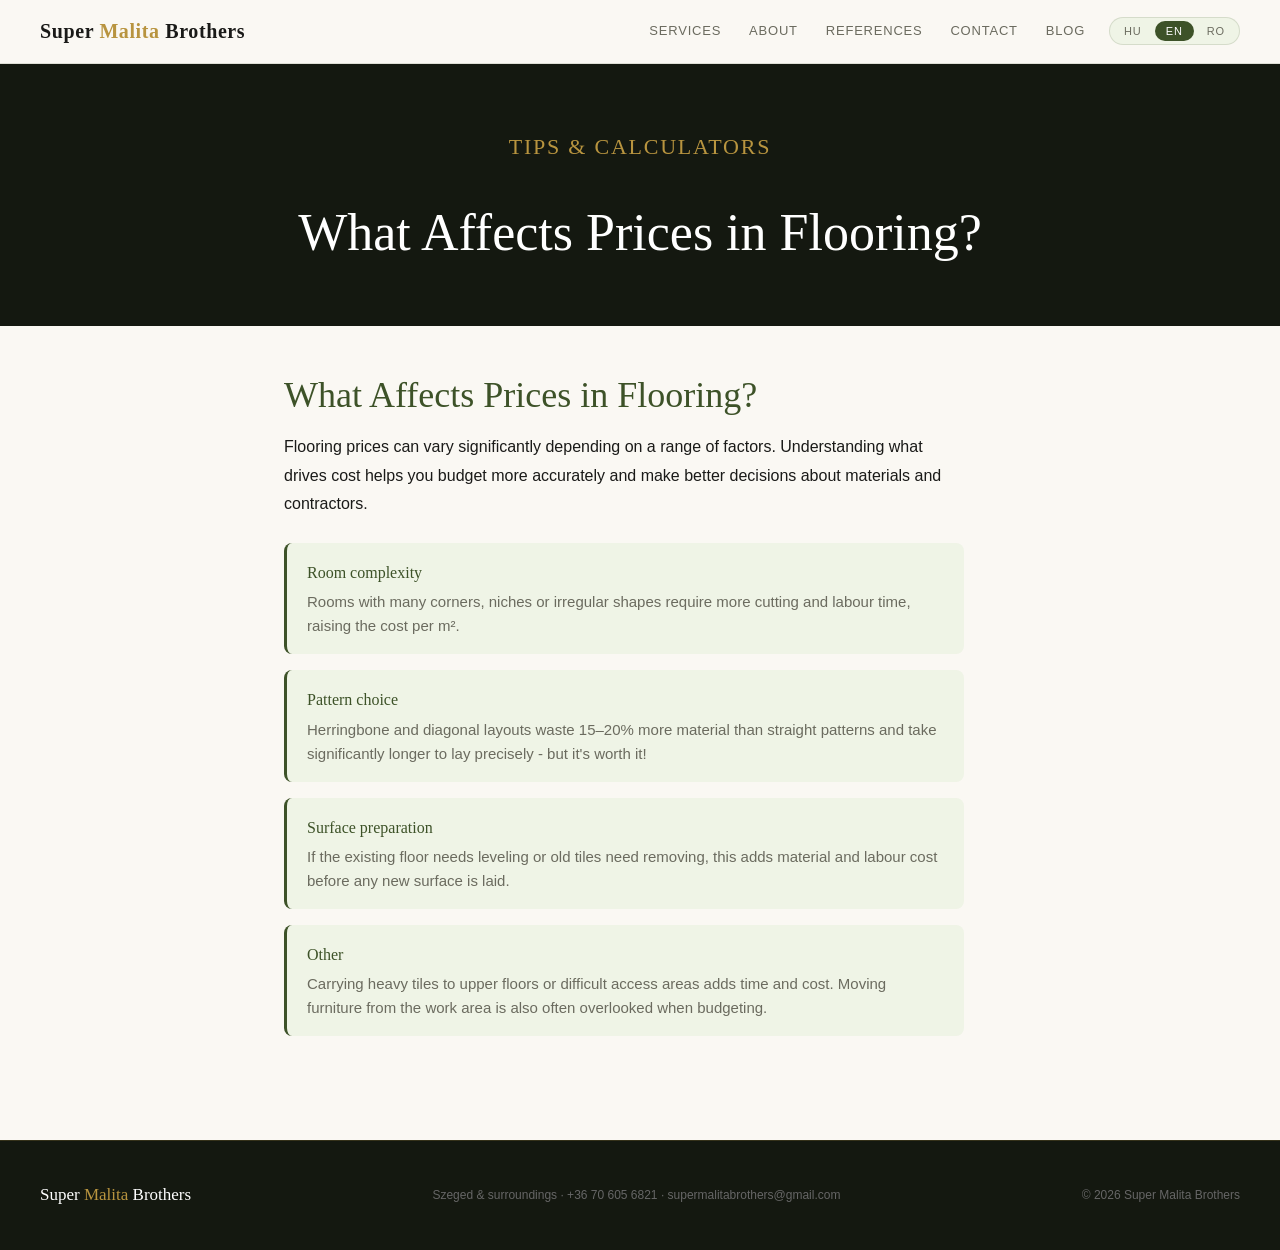
<file: blog/burkolasarak-szeged.html>
<!DOCTYPE html>
<html lang="en">
<head>
  <meta charset="UTF-8" />
  <link rel="preconnect" href="https://fonts.googleapis.com">
  <link rel="preconnect" href="https://fonts.gstatic.com" crossorigin>
  <link rel="icon" type="image/svg+xml" href="[data-uri]" />
  <meta name="viewport" content="width=device-width, initial-scale=1.0" />
  <title>Burkolás árak Szeged - Super Malita Brothers Szeged</title>
  <meta name="description" content="What affects flooring prices in Szeged? Expert guide from Super Malita Brothers." />
  <link rel="canonical" href="https://supermalitabrothers.com/blog/burkolasarak-szeged.html" />
  <link rel="stylesheet" href="../css/style.css" />
  <link rel="stylesheet" href="../css/blog.css" />
</head>
<body>
<nav class="nav">
  <div class="logo"><a href="../index.html" style="text-decoration:none;color:inherit;">Super <span>Malita</span> Brothers</a></div>
  <div class="nav-right">
        <div class="nav-links">
      <a href="../index.html#services" data-nav="services"></a>
      <a href="../index.html#about" data-nav="about"></a>
      <a href="../index.html#references" data-nav="references"></a>
      <a href="../contact.html" data-nav="contact"></a>
      <a href="../blog.html" data-nav="blog"></a>
    </div>
    <div class="lang-switcher">
      <button class="lang-btn" data-lang="hu" onclick="setLang('hu')">HU</button>
      <button class="lang-btn" data-lang="en" onclick="setLang('en')">EN</button>
      <button class="lang-btn" data-lang="ro" onclick="setLang('ro')">RO</button>
    </div>
  </div>
</nav>
<main id="main-content">
  <div class="blog-hero">
    <div class="section-eyebrow blog-eyebrow"></div>
    <h1 class="blog-hero-title" id="post-title"></h1>
  </div>
  <div class="blog-container" id="blog-posts"></div>
</main>
<footer>
  <div class="footer-logo"><a href="../index.html" style="text-decoration:none;color:inherit;">Super <span>Malita</span> Brothers</a></div>
  <p>Szeged &amp; surroundings &middot; +36 70 605 6821 &middot; supermalitabrothers@gmail.com</p>
  <p>&copy; 2026 Super Malita Brothers</p>
</footer>
<script src="../js/translations.js"></script>
<script src="../js/blog.js"></script>
<script>
// Override renderBlog to show only this post
const _origRender = window.renderBlog;
window.renderBlog = function(t) {
  document.querySelectorAll('[data-nav]').forEach(el => el.textContent = t.nav[el.dataset.nav] || '');
  document.querySelector('.blog-eyebrow').textContent = t.blog.eyebrow;
  const post = t.blog.posts.find(p => p.id === 'flooring-prices');
  if (!post) return;
  document.getElementById('post-title').textContent = post.title;
  const lbl = calcLabels[currentLang];
  document.getElementById('blog-posts').innerHTML = `
    <article class="blog-post" id="${post.id}">
      <div class="blog-post-inner">
        <h2 class="blog-post-title">${post.title}</h2>
        <p class="blog-post-intro">${post.intro}</p>
        ${post.body ? `<p class="blog-post-body">${post.body.replace(/\n/g,"<br>")}</p>` : ''}
        ${post.bullets ? renderBullets(post.bullets) : ''}
        ${post.calculator === 'floor' ? renderFloorCalc(lbl) : ''}
        ${post.calculator === 'paint' ? renderPaintCalc(lbl) : ''}
      </div>
    </article>`;
  doorCount = 0; windowCount = 0;
  updateFloorCalc(); updatePaintCalc();
};
</script>
</body>
</html>
</file>
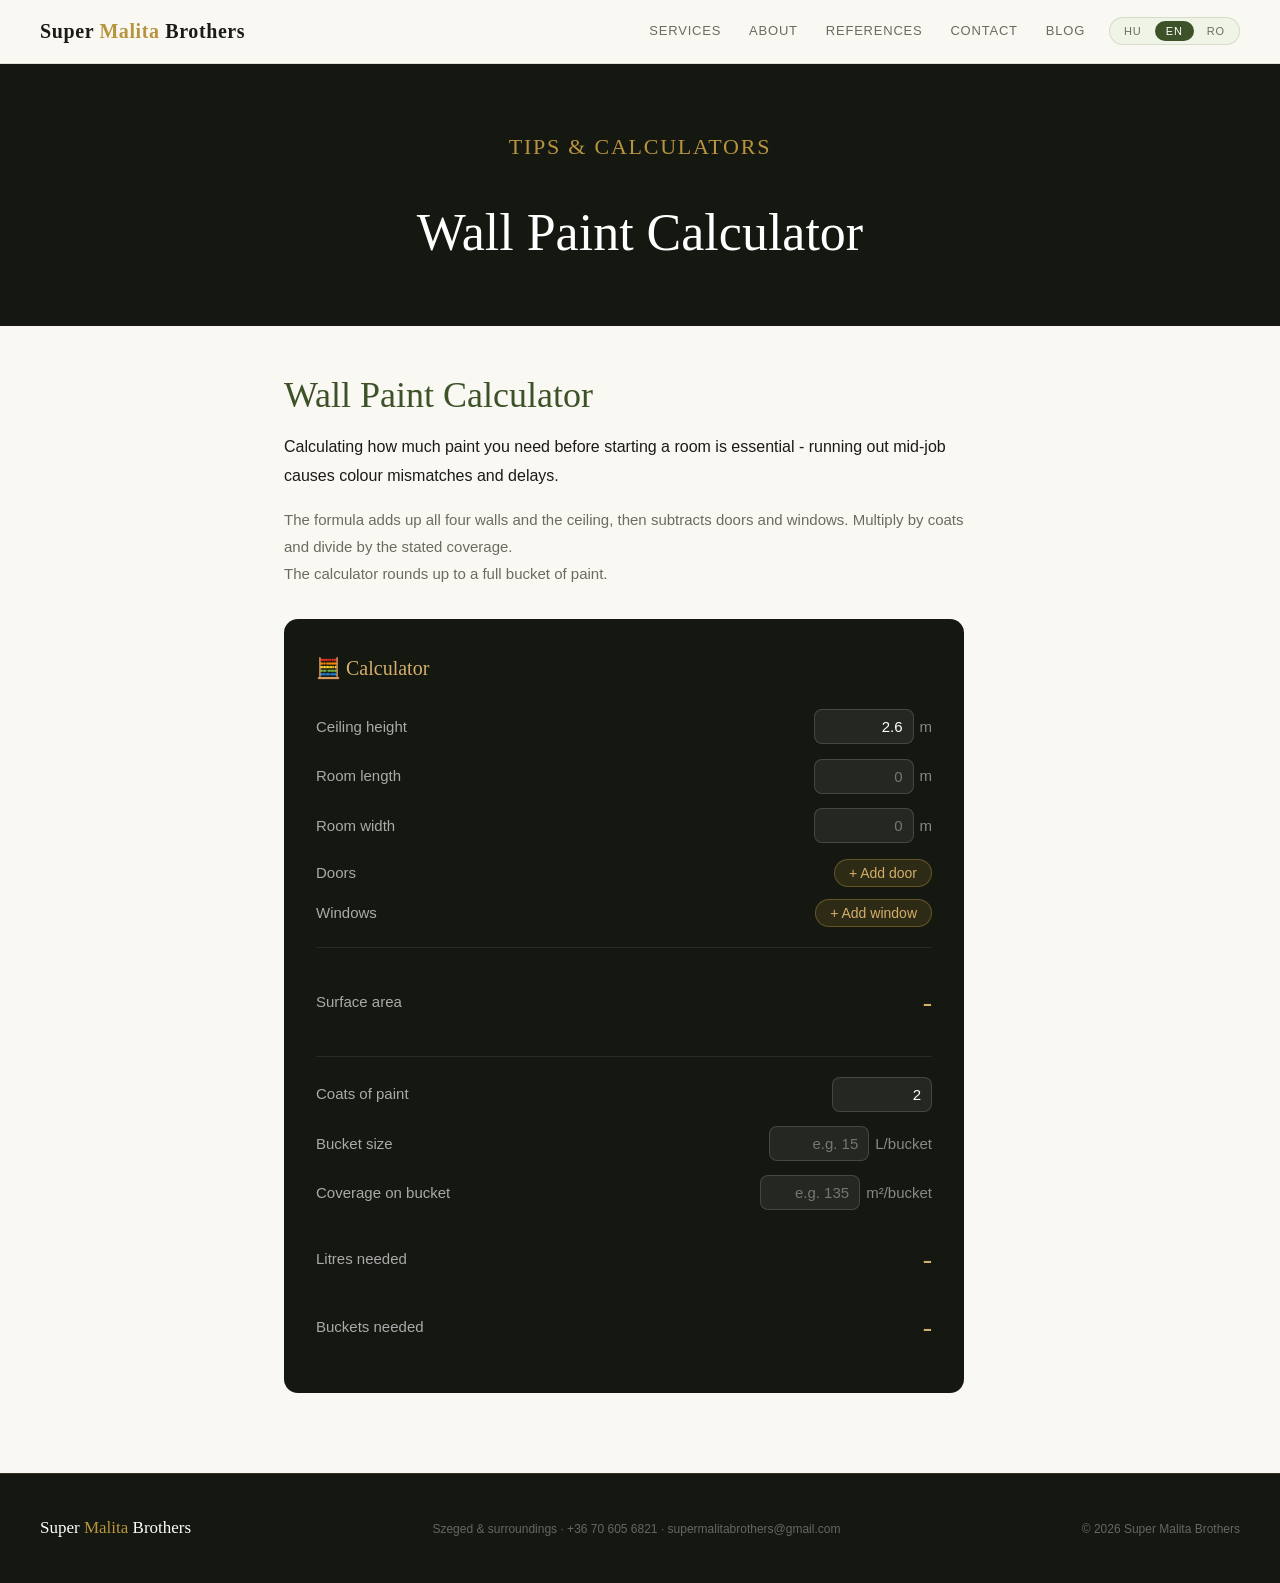
<file: blog/szobafesto-szeged.html>
<!DOCTYPE html>
<html lang="en">
<head>
  <meta charset="UTF-8" />
  <link rel="preconnect" href="https://fonts.googleapis.com">
  <link rel="preconnect" href="https://fonts.gstatic.com" crossorigin>
  <link rel="icon" type="image/svg+xml" href="[data-uri]" />
  <meta name="viewport" content="width=device-width, initial-scale=1.0" />
  <title>Falfesték kalkulátor - Szobafestő Szeged - Super Malita Brothers Szeged</title>
  <meta name="description" content="Calculate how much paint you need. Free tool from Super Malita Brothers, Szeged." />
  <link rel="canonical" href="https://supermalitabrothers.com/blog/szobafesto-szeged.html" />
  <link rel="stylesheet" href="../css/style.css" />
  <link rel="stylesheet" href="../css/blog.css" />
</head>
<body>
<nav class="nav">
  <div class="logo"><a href="../index.html" style="text-decoration:none;color:inherit;">Super <span>Malita</span> Brothers</a></div>
  <div class="nav-right">
        <div class="nav-links">
      <a href="../index.html#services" data-nav="services"></a>
      <a href="../index.html#about" data-nav="about"></a>
      <a href="../index.html#references" data-nav="references"></a>
      <a href="../contact.html" data-nav="contact"></a>
      <a href="../blog.html" data-nav="blog"></a>
    </div>
    <div class="lang-switcher">
      <button class="lang-btn" data-lang="hu" onclick="setLang('hu')">HU</button>
      <button class="lang-btn" data-lang="en" onclick="setLang('en')">EN</button>
      <button class="lang-btn" data-lang="ro" onclick="setLang('ro')">RO</button>
    </div>
  </div>
</nav>
<main id="main-content">
  <div class="blog-hero">
    <div class="section-eyebrow blog-eyebrow"></div>
    <h1 class="blog-hero-title" id="post-title"></h1>
  </div>
  <div class="blog-container" id="blog-posts"></div>
</main>
<footer>
  <div class="footer-logo"><a href="../index.html" style="text-decoration:none;color:inherit;">Super <span>Malita</span> Brothers</a></div>
  <p>Szeged &amp; surroundings &middot; +36 70 605 6821 &middot; supermalitabrothers@gmail.com</p>
  <p>&copy; 2026 Super Malita Brothers</p>
</footer>
<script src="../js/translations.js"></script>
<script src="../js/blog.js"></script>
<script>
// Override renderBlog to show only this post
const _origRender = window.renderBlog;
window.renderBlog = function(t) {
  document.querySelectorAll('[data-nav]').forEach(el => el.textContent = t.nav[el.dataset.nav] || '');
  document.querySelector('.blog-eyebrow').textContent = t.blog.eyebrow;
  const post = t.blog.posts.find(p => p.id === 'paint-calculator');
  if (!post) return;
  document.getElementById('post-title').textContent = post.title;
  const lbl = calcLabels[currentLang];
  document.getElementById('blog-posts').innerHTML = `
    <article class="blog-post" id="${post.id}">
      <div class="blog-post-inner">
        <h2 class="blog-post-title">${post.title}</h2>
        <p class="blog-post-intro">${post.intro}</p>
        ${post.body ? `<p class="blog-post-body">${post.body.replace(/\n/g,"<br>")}</p>` : ''}
        ${post.bullets ? renderBullets(post.bullets) : ''}
        ${post.calculator === 'floor' ? renderFloorCalc(lbl) : ''}
        ${post.calculator === 'paint' ? renderPaintCalc(lbl) : ''}
      </div>
    </article>`;
  doorCount = 0; windowCount = 0;
  updateFloorCalc(); updatePaintCalc();
};
</script>
</body>
</html>
</file>
<file: css/style.css>
.skip-link{position:absolute;top:-40px;left:0;background:var(--olive);color:#fff;padding:8px 16px;border-radius:0 0 var(--radius) 0;z-index:9999;font-size:14px;text-decoration:none;transition:top 0.2s;}.skip-link:focus{top:0;}
/* ─────────────────────────────────────────────
   SUPER MALITA BROTHERS - STYLESHEET
   Structured top to bottom matching page layout.
   Fonts: Cormorant Garamond (serif headings),
          Jost (sans body text).
   Colours: all defined as CSS variables in :root.
───────────────────────────────────────────── */

@import url('https://fonts.googleapis.com/css2?family=Cormorant+Garamond:ital,wght@0,300;0,400;0,500;0,600;1,300;1,400&family=Jost:wght@300;400;500&display=swap');

/* ─────────────────────────────────────────────
   RESET & VARIABLES
   Box-sizing reset and all design tokens:
   colours, fonts, border radius.
───────────────────────────────────────────── */
*, *::before, *::after { box-sizing: border-box; margin: 0; padding: 0; }

:root {
  --olive:       #3D5228;
  --olive-mid:   #5C7A3A;
  --olive-light: #8FA86A;
  --olive-pale:  #EFF4E6;
  --olive-mist:  #F7F9F3;
  --gold:        #B8943F;
  --gold-accessible: #7A5A18; /* WCAG AA on white bg */
  --gold-light:  #D4AE6A;
  --gold-pale:   #F5EDD8;
  --dark:        #141810;
  --dark-mid:    #1E2416;
  --cream:       #FAF8F3;
  --text:        #1A1A18;
  --text-muted:  #6B6B5F;
  --border:      rgba(61,82,40,0.15);
  --serif:       'Cormorant Garamond', Georgia, serif;
  --sans:        'Jost', sans-serif;
  --radius:      8px;
  --radius-lg:   14px;
}

html { scroll-behavior: smooth; }

body {
  font-family: var(--sans);
  color: var(--text);
  background: var(--cream);
  font-size: 16px;
  line-height: 1.7;
  font-weight: 300;
}

/* ─────────────────────────────────────────────
   NAVIGATION
   Sticky top bar with logo, nav links,
   location tag and language switcher.
───────────────────────────────────────────── */
.nav {
  position: sticky; top: 0; z-index: 100;
  display: flex; justify-content: space-between; align-items: center;
  padding: 0.9rem 2.5rem;
  background: rgba(250,248,243,0.95);
  backdrop-filter: blur(8px);
  border-bottom: 0.5px solid var(--border);
}
.logo { font-family: var(--serif); font-size: 20px; font-weight: 600; letter-spacing: 0.03em; }
.logo span { color: var(--gold); }
.nav-right { display: flex; align-items: center; gap: 1.5rem; }
.nav-links { display: flex; gap: 1.75rem; }
.nav-links a { font-size: 13px; color: var(--text-muted); text-decoration: none; letter-spacing: 0.06em; text-transform: uppercase; font-weight: 400; transition: color 0.2s; }
.nav-links a:hover { color: var(--olive); }
.lang-switcher { display: flex; gap: 2px; background: var(--olive-pale); border: 0.5px solid var(--border); border-radius: 20px; padding: 3px; }
.lang-btn { background: none; border: none; padding: 4px 11px; border-radius: 16px; font-size: 11px; cursor: pointer; color: var(--text-muted); font-family: var(--sans); font-weight: 400; letter-spacing: 0.08em; transition: background 0.2s, color 0.2s; }
.lang-btn.active { background: var(--olive); color: #fff; }

/* ─────────────────────────────────────────────
   HERO
   Full-width dark intro section with eyebrow,
   headline and sub text. Olive radial glow.
───────────────────────────────────────────── */
.hero {
  background: var(--dark);
  color: #fff;
  padding: 6rem 2.5rem 5rem;
  text-align: center;
  position: relative;
  overflow: hidden;
}
.hero::before {
  content: '';
  position: absolute; inset: 0;
  background: radial-gradient(ellipse at 50% 0%, rgba(92,122,58,0.25) 0%, transparent 65%);
  pointer-events: none;
}
.hero-eyebrow {
  display: inline-flex; align-items: center; gap: 10px;
  font-size: 11px; letter-spacing: 0.18em; text-transform: uppercase;
  color: var(--gold-light); margin-bottom: 1.75rem; font-weight: 400;
}
.hero-eyebrow::before,
.hero-eyebrow::after { content: ''; display: block; width: 28px; height: 0.5px; background: var(--gold); }
.hero h1 { font-family: var(--serif); font-size: clamp(34px, 5.5vw, 62px); font-weight: 300; line-height: 1.15; margin-bottom: 1.25rem; letter-spacing: 0.01em; }
.hero h1 em { color: var(--gold-light); font-style: italic; }
.hero-sub { font-size: 15px; color: #999; max-width: 440px; margin: 0 auto; font-weight: 300; }

/* ─────────────────────────────────────────────
   STATS BAR
   Three numbers in a single dark row.
   Stays horizontal on mobile too.
───────────────────────────────────────────── */
.stats {
  display: flex;
  flex-direction: row;
  flex-wrap: nowrap;
  background: var(--dark-mid);
}
.stat {
  flex: 1;
  padding: 1.1rem 0.75rem;
  text-align: center;
  border-right: 0.5px solid rgba(255,255,255,0.07);
}
.stat:last-child { border-right: none; }
.stat-num { font-family: var(--serif); font-size: 36px; font-weight: 400; color: var(--gold-light); line-height: 1; }
.stat-label { font-size: 15px; color: #aaa; margin-top: 4px; font-weight: 300; }
.stat-sub { font-size: 15px; color: #888; margin-top: 3px; font-weight: 300; font-family: var(--sans); }

/* ─────────────────────────────────────────────
   SECTION COMMONS
   Shared padding, max-width container,
   and the large serif section eyebrow style.
───────────────────────────────────────────── */
.section { padding: 5rem 2.5rem; }
.section-inner { max-width: 980px; margin: 0 auto; }
.section-eyebrow {
  font-size: 22px;
  letter-spacing: 0.08em;
  text-transform: uppercase;
  color: var(--gold);
  margin-bottom: 1.5rem;
  font-family: var(--serif);
  font-weight: 400;
}
.section-title { font-family: var(--serif); font-size: clamp(26px, 3.5vw, 40px); font-weight: 400; line-height: 1.2; margin-bottom: 1.5rem; }

/* ─────────────────────────────────────────────
   BEST AT - "OUR CRAFT"
   Dark background grid of 4 specialty cards.
   Gold underline on each card.
───────────────────────────────────────────── */
.best-at { background: var(--dark); color: #fff; }
.best-at .section-eyebrow { color: var(--gold-light); }
.best-grid { display: grid; grid-template-columns: repeat(auto-fit, minmax(200px, 1fr)); gap: 1px; background: rgba(255,255,255,0.06); border: 0.5px solid rgba(255,255,255,0.08); border-radius: var(--radius-lg); overflow: hidden; margin-top: 0; }
.best-item { background: var(--dark-mid); padding: 2rem 1.5rem; position: relative; }
.best-item::after { content: ''; position: absolute; bottom: 0; left: 1.5rem; right: 1.5rem; height: 1.5px; background: linear-gradient(90deg, var(--gold), transparent); }
.best-num { font-family: var(--serif); font-size: 42px; color: rgba(184,148,63,0.2); line-height: 1; margin-bottom: 0.75rem; }
.best-item h3 { font-family: var(--serif); font-size: 18px; font-weight: 400; color: #fff; margin-bottom: 0.4rem; }
.best-item p { font-size: 15px; color: #999; line-height: 1.6; font-weight: 300; }
.tolerance-badge { display: inline-block; margin-top: 0.75rem; background: rgba(184,148,63,0.15); border: 0.5px solid rgba(184,148,63,0.4); color: var(--gold-light); font-size: 11px; padding: 3px 10px; border-radius: 10px; letter-spacing: 0.06em; }

/* ─────────────────────────────────────────────
   SERVICES - "WHAT WE DO"
   3-column grid of flip cards. Front shows
   icon + text; hover reveals a photo on back.
───────────────────────────────────────────── */
.services-section { background: var(--olive-mist); }
.services-sub { font-size: 15px; color: var(--text-muted); margin-bottom: 1.75rem; font-family: var(--sans); font-weight: 300; }
.services-grid {
  display: grid;
  grid-template-columns: repeat(4, 1fr);
  gap: 12px;
}
.service-card { border-radius: var(--radius-lg); }
.flip-svc { perspective: 800px; cursor: pointer; }
.svc-inner {
  position: relative;
  width: 100%;
  padding-bottom: 100%;
  transform-style: preserve-3d;
  transition: transform 0.55s cubic-bezier(0.4,0.2,0.2,1);
}
.flip-svc:hover .svc-inner { transform: rotateY(180deg); }
.svc-front,
.svc-back {
  position: absolute; inset: 0;
  backface-visibility: hidden;
  -webkit-backface-visibility: hidden;
  border-radius: var(--radius-lg);
  padding: 1.5rem;
  display: flex;
  flex-direction: column;
  justify-content: flex-start;
}
.svc-front { background: #fff; border: 0.5px solid var(--border); }
.svc-back {
  background-size: cover;
  background-position: center;
  background-color: var(--olive);
  transform: rotateY(180deg);
  justify-content: flex-end;
  padding: 1.25rem;
}
.svc-back-label {
  font-family: var(--serif);
  font-size: 18px;
  color: #fff;
  background: rgba(20,24,16,0.65);
  padding: 6px 12px;
  border-radius: var(--radius);
  display: inline-block;
}
.service-icon-wrap { width: 44px; height: 44px; background: var(--olive-pale); border-radius: var(--radius); display: flex; align-items: center; justify-content: center; font-size: 20px; margin-bottom: 1rem; }
.service-card h3 { font-family: var(--serif); font-size: 20px; font-weight: 500; margin-bottom: 0.4rem; }
.service-card p { font-size: 15px; color: var(--text-muted); line-height: 1.6; }

/* ─────────────────────────────────────────────
   ABOUT - "WHO WE ARE"
   Two-column layout: bio text on left,
   brother profile cards on right.
───────────────────────────────────────────── */
.about-grid { display: grid; grid-template-columns: 1fr 1fr; gap: 3rem; align-items: start; }
.about-text p { font-size: 15px; color: var(--text-muted); line-height: 1.8; margin-bottom: 1rem; }
.languages-row { display: flex; flex-wrap: wrap; gap: 8px; margin-top: 1rem; }
.lang-pill { background: var(--gold-pale); border: 0.5px solid rgba(184,148,63,0.3); color: var(--gold); font-size: 12px; padding: 4px 12px; border-radius: 20px; font-weight: 400; }
.brothers { display: flex; flex-direction: column; gap: 16px; }
.brother-card { background: var(--olive-pale); border: 0.5px solid rgba(61,82,40,0.2); border-radius: var(--radius-lg); padding: 1.5rem; display: flex; gap: 1rem; align-items: flex-start; }
.avatar { width: 52px; height: 52px; border-radius: 50%; background: var(--olive); display: flex; align-items: center; justify-content: center; color: #fff; font-family: var(--serif); font-size: 18px; font-weight: 500; flex-shrink: 0; }
.brother-info h4 { font-family: var(--serif); font-size: 18px; font-weight: 500; color: var(--olive); }
.brother-info .title { font-size: 11px; text-transform: uppercase; letter-spacing: 0.12em; color: var(--gold); margin: 2px 0 6px; }
.brother-info p { font-size: 15px; color: var(--text-muted); line-height: 1.6; }

/* ─────────────────────────────────────────────
   REFERENCES
   Auto-fill square photo grid. Images are
   loaded from images/ref*.jpg - missing
   ones are hidden via JS.
───────────────────────────────────────────── */
.references-section { background: var(--olive-mist); }
.refs-grid {
  display: grid;
  grid-template-columns: repeat(auto-fill, minmax(200px, 1fr));
  gap: 8px;
}
.ref-tile {
  aspect-ratio: 1 / 1;
  background-size: cover;
  background-position: center;
  background-color: var(--olive-pale);
  border-radius: var(--radius);
  transition: transform 0.2s, box-shadow 0.2s;
}
.ref-tile:hover { box-shadow: 0 4px 16px rgba(61,82,40,0.15); }

/* ─────────────────────────────────────────────
   CHECK THIS OUT
   Dark section with 3 flip cards showing
   render vs real photo on hover.
───────────────────────────────────────────── */
.checkthis-section { background: var(--dark); }
.checkthis-section .section-eyebrow { color: var(--gold-light); }
.checkthis-title { color: #fff; margin-bottom: 2rem; }
.flip-grid {
  display: grid;
  grid-template-columns: repeat(3, 1fr);
  gap: 16px;
}









/* ─────────────────────────────────────────────
   CONTACT
   Two-column: left has eyebrow, contact
   details and Szeged map; right has the form.
───────────────────────────────────────────── */
.contact-section { background: #fff; }
.contact-grid { display: grid; grid-template-columns: 1fr 1.4fr; gap: 4rem; align-items: start; }
.contact-eyebrow {
  font-size: 22px;
  letter-spacing: 0.08em;
  text-transform: uppercase;
  color: var(--gold);
  margin-bottom: 1.25rem;
  font-family: var(--serif);
  font-weight: 400;
  line-height: 1.4;
}
.contact-detail { display: flex; align-items: center; gap: 10px; margin-bottom: 0.75rem; font-size: 15px; color: var(--text-muted); }
.contact-detail strong { color: var(--text); font-weight: 400; }
.contact-icon { width: 32px; height: 32px; background: var(--olive-pale); border-radius: 50%; display: flex; align-items: center; justify-content: center; font-size: 14px; flex-shrink: 0; }
.map-wrap { margin-top: 1.25rem; border-radius: var(--radius-lg); overflow: hidden; border: 0.5px solid var(--border); }
.szeged-map { width: 100%; height: 240px; border: none; display: block; }
.form-group { margin-bottom: 1rem; }
.form-group label { display: block; font-size: 13px; text-transform: uppercase; letter-spacing: 0.08em; color: var(--text-muted); margin-bottom: 6px; font-weight: 400; }
.form-group input,
.form-group textarea { width: 100%; padding: 11px 14px; border: 0.5px solid rgba(61,82,40,0.25); border-radius: var(--radius); background: var(--olive-mist); color: var(--text); font-size: 15px; font-family: var(--sans); font-weight: 300; transition: border-color 0.2s; }
.form-group input:focus,
.form-group textarea:focus { outline: none; border-color: var(--olive-mid); }
.form-group textarea { min-height: 110px; resize: vertical; }
.file-upload-label { display: flex; align-items: center; gap: 10px; width: 100%; padding: 11px 14px; border: 0.5px dashed rgba(61,82,40,0.35); border-radius: var(--radius); background: var(--olive-mist); color: var(--text-muted); font-size: 15px; cursor: pointer; transition: border-color 0.2s, background 0.2s; }
.file-upload-label:hover { border-color: var(--olive-mid); background: var(--olive-pale); }
.file-upload-label input[type="file"] { display: none; }
.file-hint { font-size: 13px; color: var(--text-muted); margin-top: 5px; }
.btn-submit { background: var(--olive); color: #fff; border: none; padding: 13px 32px; border-radius: var(--radius); font-size: 15px; font-family: var(--sans); font-weight: 400; letter-spacing: 0.06em; cursor: pointer; transition: background 0.2s; }
.btn-submit:hover { background: var(--olive-mid); }
.sent-msg { display: none; color: var(--olive); font-size: 15px; margin-top: 0.75rem; font-family: var(--sans); }

/* ─────────────────────────────────────────────
   PIXEL ART
   Dark strip at page bottom with two canvases
   drawn by drawPixelArt() in main.js.
───────────────────────────────────────────── */
.mario-section { background: var(--dark); padding: 3rem 2.5rem; text-align: center; }
.pixel-art-wrap { display: inline-flex; gap: 2.5rem; align-items: flex-end; justify-content: center; }
canvas.pixel { image-rendering: pixelated; image-rendering: crisp-edges; }
.pixel-label { display: none; }

/* ─────────────────────────────────────────────
   FOOTER
   Dark bar with logo, contact summary
   and copyright line.
───────────────────────────────────────────── */
footer { background: var(--dark); color: #fff; padding: 2.5rem; display: flex; justify-content: space-between; align-items: center; flex-wrap: wrap; gap: 1rem; border-top: 1px solid rgba(184,148,63,0.2); }
.footer-logo { font-family: var(--serif); font-size: 17px; }
.footer-logo span { color: var(--gold); }
footer p { font-size: 12px; color: #666; }

/* ─────────────────────────────────────────────
   STICKER POPUP
   Fixed gold circle in bottom-right corner.
   Rotated, clickable, scrolls to contact.
───────────────────────────────────────────── */
.sticker-popup {
  position: fixed; bottom: 28px; right: 28px; z-index: 999;
  background: var(--gold);
  border-radius: 50% 50% 50% 8px;
  width: 120px; height: 120px;
  display: flex; align-items: center; justify-content: center;
  cursor: pointer;
  box-shadow: 0 4px 20px rgba(184,148,63,0.4);
  transform: rotate(-8deg);
  transition: transform 0.2s, box-shadow 0.2s;
  user-select: none;
}
.sticker-popup:hover { transform: rotate(-4deg) scale(1.06); box-shadow: 0 6px 28px rgba(184,148,63,0.5); }
.sticker-inner { text-align: center; padding: 10px; }
.sticker-star { font-size: 16px; line-height: 1; margin-bottom: 3px; }
.sticker-text { font-family: var(--serif); font-size: 13px; font-weight: 600; line-height: 1.25; color: #fff; }
.sticker-cta { font-size: 10px; margin-top: 4px; color: rgba(255,255,255,0.85); letter-spacing: 0.06em; text-transform: uppercase; }
.sticker-close { position: absolute; top: 4px; right: 8px; background: none; border: none; color: rgba(255,255,255,0.7); font-size: 13px; cursor: pointer; line-height: 1; padding: 2px; }
.sticker-close:hover { color: #fff; }

/* ─────────────────────────────────────────────
   RESPONSIVE - mobile breakpoint ≤ 720px
   Stacks grids, hides nav links, shrinks
   padding. Stats stay single-row on mobile.
───────────────────────────────────────────── */
@media (max-width: 900px) {
  .services-grid { grid-template-columns: repeat(2, 1fr); }
}
@media (max-width: 480px) {
  .services-grid { grid-template-columns: 1fr; }
}
@media (max-width: 720px) {
  .nav { padding: 0.8rem 1.25rem; }
  .nav-links { display: none; }
  .section { padding: 3.5rem 1.25rem; }
  .hero { padding: 4rem 1.25rem 3.5rem; }
  .stats { flex-direction: row; flex-wrap: nowrap; }
  .stat { padding: 0.75rem 0.4rem; }
  .stat-num { font-size: 22px; }
  .stat-label { font-size: 10px; }
  .stat-sub { font-size: 10px; }
  .best-grid { grid-template-columns: 1fr 1fr; }
  .about-grid { grid-template-columns: 1fr; }
  .flip-grid { grid-template-columns: 1fr; }
  .contact-grid { grid-template-columns: 1fr; }
  footer { flex-direction: column; text-align: center; }
}

/* ─────────────────────────────────────────────
   HOW WE OPERATE
   Dark-background section with numbered steps
   and clickable calculator shortcut buttons.
───────────────────────────────────────────── */
.operate-section { background: var(--dark-mid); }
.operate-section .section-eyebrow { color: var(--gold-light); }
.operate-section .section-title { color: #fff; margin-bottom: 2rem; }
.operate-steps {
  display: flex;
  flex-direction: column;
  gap: 0;
}
.operate-step {
  display: flex;
  gap: 1.5rem;
  align-items: flex-start;
  padding: 1.5rem 0;
  border-bottom: 0.5px solid rgba(255,255,255,0.06);
}
.operate-step:last-of-type { border-bottom: none; }
.operate-step-icon {
  font-size: 22px;
  width: 44px;
  height: 44px;
  background: rgba(184,148,63,0.12);
  border-radius: 50%;
  display: flex;
  align-items: center;
  justify-content: center;
  flex-shrink: 0;
}
.operate-step-body { flex: 1; }
.operate-step-num {
  font-family: var(--serif);
  font-size: 11px;
  letter-spacing: 0.12em;
  color: var(--gold);
  text-transform: uppercase;
  margin-bottom: 3px;
}
.operate-step-body h3 {
  font-family: var(--serif);
  font-size: 19px;
  font-weight: 400;
  color: #fff;
  margin-bottom: 4px;
}
.operate-step-body p { font-size: 15px; color: #aaa; line-height: 1.6; }
.operate-calc-prompt {
  margin-top: 2rem;
  padding: 1.25rem 1.5rem;
  background: rgba(184,148,63,0.08);
  border: 0.5px solid rgba(184,148,63,0.2);
  border-radius: var(--radius-lg);
}
.operate-calc-prompt p { font-size: 15px; color: #aaa; margin-bottom: 0.75rem; }
.operate-calc-links { display: flex; gap: 10px; flex-wrap: wrap; }
.calc-link-btn {
  display: inline-block;
  background: var(--olive);
  color: #fff;
  text-decoration: none;
  padding: 8px 18px;
  border-radius: var(--radius);
  font-size: 13px;
  font-family: var(--sans);
  font-weight: 400;
  letter-spacing: 0.04em;
  transition: background 0.2s;
}
.calc-link-btn:hover { background: var(--olive-mid); }

@media (max-width: 900px) {
  .services-grid { grid-template-columns: repeat(2, 1fr); }
}
@media (max-width: 480px) {
  .services-grid { grid-template-columns: 1fr; }
}
@media (max-width: 720px) {
  .operate-step { gap: 1rem; }
  .operate-step-icon { width: 36px; height: 36px; font-size: 18px; }
}

/* ─────────────────────────────────────────────
   OUTLINE BUTTON - used for How We Operate link
   in the contact section.
───────────────────────────────────────────── */
.btn-outline-olive {
  display: inline-block;
  background: transparent;
  color: var(--olive);
  border: 1px solid var(--olive);
  padding: 11px 28px;
  border-radius: var(--radius);
  font-size: 15px;
  font-family: var(--sans);
  font-weight: 400;
  letter-spacing: 0.04em;
  cursor: pointer;
  text-decoration: none;
  transition: background 0.2s, color 0.2s;
}
.btn-outline-olive:hover { background: var(--olive); color: #fff; }


/* ── CONTACT SIMPLE GRID (index.html) - info + map side by side ── */
.contact-simple-grid {
  display: grid;
  grid-template-columns: 1fr 1.2fr;
  gap: 3rem;
  align-items: start;
}
.contact-eyebrow-wrap {
  display: flex;
  flex-wrap: wrap;
  align-items: baseline;
  gap: 0 0.5rem;
  margin-bottom: 1.25rem;
}
.contact-eyebrow-wrap .section-eyebrow {
  margin-bottom: 0;
}
.contact-cta-row {
  display: flex;
  gap: 10px;
  flex-wrap: wrap;
  margin-top: 1.5rem;
}
.btn-outline-olive {
  display: inline-block;
  background: transparent;
  color: var(--olive);
  border: 1px solid var(--olive);
  padding: 11px 24px;
  border-radius: var(--radius);
  font-size: 15px;
  font-family: var(--sans);
  font-weight: 400;
  letter-spacing: 0.04em;
  cursor: pointer;
  text-decoration: none;
  transition: background 0.2s, color 0.2s;
}
.btn-outline-olive:hover { background: var(--olive); color: #fff; }
.contact-simple-grid .map-wrap { margin-top: 0; }
@media (max-width: 900px) {
  .services-grid { grid-template-columns: repeat(2, 1fr); }
}
@media (max-width: 480px) {
  .services-grid { grid-template-columns: 1fr; }
}
@media (max-width: 720px) {
  .contact-simple-grid { grid-template-columns: 1fr; }
  .contact-cta-row { flex-direction: column; }
}

/* ── 13: IMAGE ZOOM - hover scales, click opens lightbox ── */
.ref-tile {
  cursor: zoom-in;
  transition: transform 0.25s ease, box-shadow 0.25s ease;
}
.ref-tile:hover {
  transform: scale(1.04);
  box-shadow: 0 6px 24px rgba(61,82,40,0.25);
  z-index: 2;
  position: relative;
}
.slide-img {
  cursor: zoom-in;
  transition: transform 0.3s ease;
}
.slide-img:hover { transform: scale(1.03); }

/* Lightbox overlay */
#img-lightbox {
  display: none;
  position: fixed;
  inset: 0;
  background: rgba(0,0,0,0.88);
  z-index: 9999;
  align-items: center;
  justify-content: center;
  cursor: zoom-out;
}
#img-lightbox.active { display: flex; }
#img-lightbox-img {
  max-width: 90vw;
  max-height: 90vh;
  border-radius: 10px;
  box-shadow: 0 12px 48px rgba(0,0,0,0.6);
  object-fit: contain;
}




/* On touch/mobile devices disable hover, use only click */
@media (hover: none) {
  
}

/* ── 16: PRIVACY TERMS ── */
.proc-terms {
  font-size: 12px;
  color: var(--text-muted);
  margin-top: 0.75rem;
  line-height: 1.5;
}
.proc-terms a { color: var(--olive); text-decoration: underline; }
.proc-terms a:hover { color: var(--olive-mid); }

/* ── 23: CONTRAST FIX - darker gold on light backgrounds (WCAG AA) ── */
.services-section .section-eyebrow,
.references-section .section-eyebrow,
.contact-section .section-eyebrow,
.contact-eyebrow-line1,
.contact-eyebrow-line2,
section[style*="background:#fff"] .section-eyebrow { color: var(--gold-accessible); }

/* ── CHECK THIS OUT - side-by-side render/real pairs ── */
.check-grid {
  display: flex;
  flex-direction: column;
  gap: 2rem;
  margin-top: 1.5rem;
}
.check-pair {
  display: grid;
  grid-template-columns: 1fr 1fr;
  gap: 12px;
}
.check-img {
  position: relative;
  aspect-ratio: 4/3;
  background-size: cover;
  background-position: center;
  background-color: var(--olive);
  border-radius: var(--radius-lg);
  cursor: zoom-in;
  overflow: hidden;
  transition: transform 0.2s;
}
.check-img:hover { transform: scale(1.02); }
.check-label {
  position: absolute;
  top: 10px;
  left: 10px;
  font-size: 10px;
  letter-spacing: 0.1em;
  text-transform: uppercase;
  padding: 3px 8px;
  border-radius: 4px;
  font-family: var(--sans);
  font-weight: 400;
}
.check-label-render { background: rgba(20,24,16,0.65); color: var(--gold-light); }
.check-label-real   { background: rgba(61,82,40,0.75); color: #fff; }
@media (max-width: 720px) {
  .check-pair { grid-template-columns: 1fr; }
}

/* ── ref-tile and work-grid: zoom cursor ── */
.ref-tile { cursor: zoom-in; }

#img-lightbox.active { display: flex !important; }
</file>
<file: css/blog.css>
/* ─────────────────────────────────────────────
   BLOG PAGE STYLES
   Covers the blog header, post layout,
   bullet lists, and both calculators.
───────────────────────────────────────────── */

/* Blog hero header */
.blog-hero {
  background: var(--dark);
  color: #fff;
  padding: 4rem 2.5rem 3rem;
  text-align: center;
}
.blog-hero-title {
  font-family: var(--serif);
  font-size: clamp(32px, 5vw, 52px);
  font-weight: 300;
  color: #fff;
  margin-top: 0.5rem;
}

/* Blog posts container */
.blog-container {
  max-width: 760px;
  margin: 0 auto;
  padding: 3rem 1.5rem 5rem;
  display: flex;
  flex-direction: column;
  gap: 4rem;
}

/* Individual post */
.blog-post { border-top: 0.5px solid var(--border); padding-top: 3rem; }
.blog-post:first-child { border-top: none; padding-top: 0; }
.blog-post-inner { max-width: 680px; }
.blog-post-title {
  font-family: var(--serif);
  font-size: clamp(24px, 3vw, 36px);
  font-weight: 400;
  color: var(--olive);
  margin-bottom: 1rem;
  line-height: 1.2;
}
.blog-post-intro {
  font-size: 16px;
  color: var(--text);
  line-height: 1.8;
  margin-bottom: 1rem;
  font-weight: 300;
}
.blog-post-body {
  font-size: 15px;
  color: var(--text-muted);
  line-height: 1.8;
  margin-bottom: 1.5rem;
  font-style: normal;
}

/* Bullet list for price post */
.blog-bullets {
  list-style: none;
  display: flex;
  flex-direction: column;
  gap: 1rem;
  margin: 1.5rem 0;
}
.blog-bullets li {
  padding: 1rem 1.25rem;
  background: var(--olive-pale);
  border-radius: var(--radius);
  border-left: 3px solid var(--olive);
}
.blog-bullets li strong {
  display: block;
  font-family: var(--serif);
  font-size: 16px;
  font-weight: 500;
  color: var(--olive);
  margin-bottom: 4px;
}
.blog-bullets li p { font-size: 15px; color: var(--text-muted); line-height: 1.6; margin: 0; }

/* ─────────────────────────────────────────────
   CALCULATOR BOXES
───────────────────────────────────────────── */
.calc-box {
  background: var(--dark);
  border-radius: var(--radius-lg);
  padding: 2rem;
  margin-top: 2rem;
}
.calc-title {
  font-family: var(--serif);
  font-size: 20px;
  font-weight: 400;
  color: var(--gold-light);
  margin-bottom: 1.5rem;
}
.calc-row {
  display: flex;
  align-items: center;
  justify-content: space-between;
  margin-bottom: 0.9rem;
  gap: 1rem;
}
.calc-fixed { opacity: 0.7; }
.calc-label { font-size: 15px; color: #aaa; font-weight: 300; flex-shrink: 0; }
.calc-value-fixed { font-size: 15px; color: var(--gold-light); font-weight: 400; }
.calc-input-group {
  display: flex;
  align-items: center;
  gap: 6px;
}
.calc-input-group input {
  width: 100px;
  padding: 8px 10px;
  border: 0.5px solid rgba(255,255,255,0.15);
  border-radius: var(--radius);
  background: rgba(255,255,255,0.07);
  color: #fff;
  font-size: 15px;
  font-family: var(--sans);
  text-align: right;
}
.calc-input-group input:focus { outline: none; border-color: var(--gold); }
.calc-input-group.small input { width: 70px; }
.calc-unit { font-size: 15px; color: #888; white-space: nowrap; }
.calc-divider { height: 0.5px; background: rgba(255,255,255,0.08); margin: 1.25rem 0; }
.calc-result-row {
  display: flex;
  align-items: center;
  justify-content: space-between;
  padding: 0.65rem 0;
}
.calc-result {
  font-family: var(--serif);
  font-size: 28px;
  font-weight: 400;
  color: var(--gold-light);
}

/* Door / window opening rows */
.calc-openings-section { margin: 1rem 0; }
.calc-openings-header {
  display: flex;
  align-items: center;
  justify-content: space-between;
  margin-bottom: 0.5rem;
}
.calc-add-btn {
  background: rgba(184,148,63,0.15);
  border: 0.5px solid rgba(184,148,63,0.4);
  color: var(--gold-light);
  font-size: 14px;
  padding: 5px 14px;
  border-radius: 20px;
  cursor: pointer;
  font-family: var(--sans);
  transition: background 0.2s;
}
.calc-add-btn:hover { background: rgba(184,148,63,0.3); }
.calc-opening-row {
  display: flex;
  align-items: center;
  gap: 8px;
  margin-bottom: 6px;
  flex-wrap: wrap;
}
.opening-label { font-size: 14px; color: #aaa; min-width: 64px; }
.calc-remove-btn {
  background: none;
  border: none;
  color: #555;
  cursor: pointer;
  font-size: 13px;
  padding: 4px;
  line-height: 1;
}
.calc-remove-btn:hover { color: #e25; }

@media (max-width: 720px) {
  .blog-hero { padding: 3rem 1.25rem 2rem; }
  .blog-container { padding: 2rem 1.25rem 4rem; }
  .calc-box { padding: 1.25rem; }
}


/* ── 22: BLOG INDEX CARDS ── */
.blog-index {
  max-width: 860px;
  margin: 3rem auto;
  padding: 0 1.5rem 5rem;
  display: grid;
  grid-template-columns: repeat(auto-fit, minmax(240px, 1fr));
  gap: 1.5rem;
}
.blog-card {
  display: flex;
  flex-direction: column;
  background: #fff;
  border: 0.5px solid var(--border);
  border-radius: var(--radius-lg);
  overflow: hidden;
  text-decoration: none;
  color: var(--text);
  transition: transform 0.2s, box-shadow 0.2s;
}
.blog-card:hover { transform: translateY(-3px); box-shadow: 0 6px 24px rgba(61,82,40,0.12); }
.blog-card-img {
  height: 130px;
  background: var(--olive-pale);
  overflow: hidden;
}
.blog-card-body { padding: 1.25rem; display: flex; flex-direction: column; flex: 1; }
.blog-card-title { font-family: var(--serif); font-size: 20px; font-weight: 400; color: var(--olive); margin-bottom: 0.5rem; line-height: 1.25; }
.blog-card-intro { font-size: 14px; color: var(--text-muted); line-height: 1.6; flex: 1; margin-bottom: 1rem; }
.blog-card-cta { font-size: 13px; color: var(--gold); font-weight: 500; letter-spacing: 0.04em; }
@media (max-width: 720px) {
  .blog-index { grid-template-columns: 1fr; }
}
</file>
